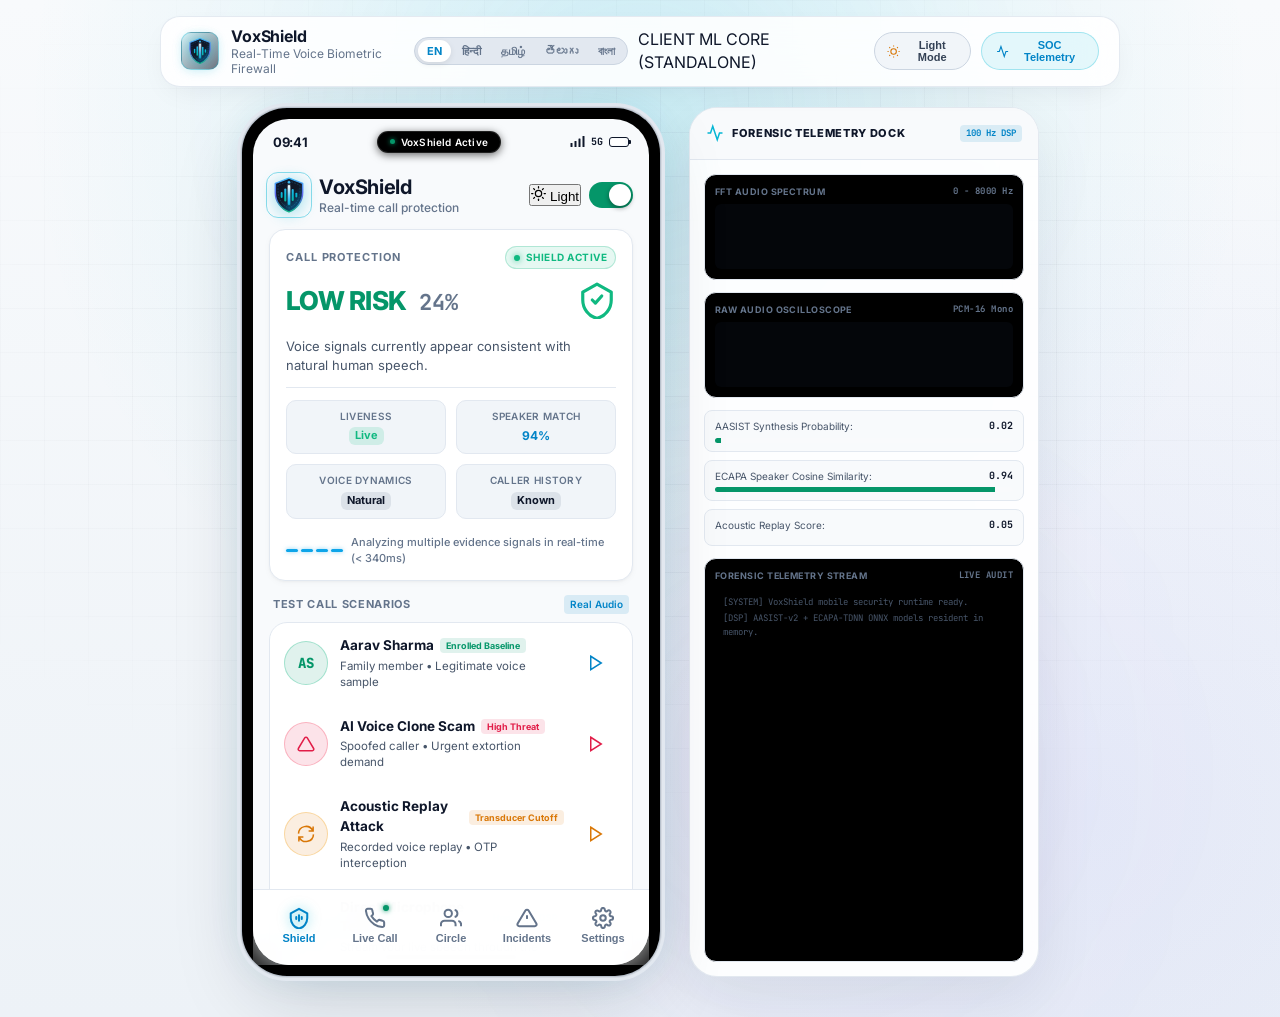
<file: index.html>
<!DOCTYPE html>
<html lang="en">
<head>
    <meta charset="UTF-8">
    <meta name="viewport" content="width=device-width, initial-scale=1.0, maximum-scale=1.0, user-scalable=no">
    <title>VoxShield — Real-Time Voice Biometric Firewall</title>
    <link rel="preconnect" href="https://fonts.googleapis.com">
    <link rel="preconnect" href="https://fonts.gstatic.com" crossorigin>
    <link href="https://fonts.googleapis.com/css2?family=Inter:wght@300;400;500;600;700;800&family=JetBrains+Mono:wght@400;500;600;700&display=swap" rel="stylesheet">
    <link rel="icon" type="image/svg+xml" href="favicon.svg">
    <link rel="apple-touch-icon" href="favicon.svg">
    <link rel="stylesheet" href="style.css">
</head>
<body class="mobile-app-theme">
    <div class="cyber-grid-overlay"></div>
    <div class="ambient-glow glow-top-cyan"></div>
    <div class="ambient-glow glow-bottom-indigo"></div>
    <div id="vox-app" class="app-viewport">
        <!-- Desktop Companion Bar (Discreet header on widescreen, hides on pure mobile) -->
        <header class="companion-topbar">
            <div class="topbar-brand">
                <div class="app-icon-shield">
                    <img src="favicon.svg" alt="VoxShield Logo" width="28" height="28" style="filter: drop-shadow(0 0 6px rgba(6, 182, 212, 0.5));">
                </div>
                <div class="app-brand-info">
                    <span class="app-name" data-i18n="app_title">VoxShield</span>
                    <span class="app-tagline" data-i18n="app_tagline">Real-Time Voice Biometric Firewall</span>
                </div>
            </div>

            <div class="topbar-controls">
                <!-- Multi-Language Selector Pills -->
                <div class="lang-selector-dock" title="Switch Interface Language">
                    <button class="lang-pill active-lang" data-lang-select="en">EN</button>
                    <button class="lang-pill" data-lang-select="hi">हिन्दी</button>
                    <button class="lang-pill" data-lang-select="ta">தமிழ்</button>
                    <button class="lang-pill" data-lang-select="te">తెలుగు</button>
                    <button class="lang-pill" data-lang-select="bn">বাংলা</button>
                </div>

                <div id="ws-status-badge" class="spec-pill status-connected">
                    <span class="spec-dot dot-green"></span>
                    <span data-i18n="device_protected">Device Protection Active</span>
                </div>

                <!-- Theme Switcher (Light / Dark) -->
                <button id="btn-theme-toggle" class="btn-theme-toggle" title="Toggle Light / Dark Environment">
                    <svg class="icon-sun" width="15" height="15" viewBox="0 0 24 24" fill="none" stroke="currentColor" stroke-width="2"><circle cx="12" cy="12" r="5"></circle><line x1="12" y1="1" x2="12" y2="3"></line><line x1="12" y1="21" x2="12" y2="23"></line><line x1="4.22" y1="4.22" x2="5.64" y2="5.64"></line><line x1="18.36" y1="18.36" x2="19.78" y2="19.78"></line><line x1="1" y1="12" x2="3" y2="12"></line><line x1="21" y1="12" x2="23" y2="12"></line><line x1="4.22" y1="19.78" x2="5.64" y2="18.36"></line><line x1="18.36" y1="5.64" x2="19.78" y2="4.22"></line></svg>
                    <svg class="icon-moon" width="15" height="15" viewBox="0 0 24 24" fill="none" stroke="currentColor" stroke-width="2" style="display:none;"><path d="M21 12.79A9 9 0 1 1 11.21 3 7 7 0 0 0 21 12.79z"></path></svg>
                    <span class="theme-label" id="theme-btn-text">Light Mode</span>
                </button>

                <button id="toggle-soc-view" class="btn-companion-toggle" title="Toggle Live Forensic Spectrum Telemetry">
                    <svg width="15" height="15" viewBox="0 0 24 24" fill="none" stroke="currentColor" stroke-width="2"><polyline points="22 12 18 12 15 21 9 3 6 12 2 12"></polyline></svg>
                    <span data-i18n="soc_telemetry">SOC Telemetry</span>
                </button>
            </div>
        </header>

        <!-- Main Workspace (Houses Mobile Device App + Optional Forensic Drawer) -->
        <main id="app-workspace" class="mobile-layout-container">
            <!-- Sleek Smartphone Application Shell -->
            <div class="mobile-chassis">
                <div class="mobile-screen-wrapper">
                    <!-- Native Smartphone Status Bar -->
                    <div class="native-status-bar">
                        <span id="device-clock" class="status-time">09:41</span>
                        <div class="dynamic-island-pill">
                            <span class="island-mic-dot"></span>
                            <span class="island-text" data-i18n="island_active">VoxShield Shield Active</span>
                        </div>
                        <div class="status-icons">
                            <svg width="15" height="11" viewBox="0 0 15 11" fill="currentColor">
                                <rect x="0.5" y="7" width="2" height="4" rx="0.5"/>
                                <rect x="4.5" y="5" width="2" height="6" rx="0.5"/>
                                <rect x="8.5" y="2.5" width="2" height="8.5" rx="0.5"/>
                                <rect x="12.5" y="0" width="2" height="11" rx="0.5"/>
                            </svg>
                            <span class="network-type">5G</span>
                            <div class="battery-icon">
                                <div class="battery-level"></div>
                            </div>
                        </div>
                    </div>

                    <!-- Scrollable Mobile Content Stage -->
                    <div class="mobile-content-area">
                        <!-- SCREEN 1: DASHBOARD (APP HOME) -->
                        <section id="screen-dashboard" class="mobile-screen active">
                            <!-- Mobile App Header Banner -->
                            <div class="mobile-app-header">
                                <div class="header-user-row">
                                    <div class="mobile-header-brand">
                                        <div class="mobile-brand-shield-wrap">
                                            <img src="favicon.svg" alt="VoxShield Logo" width="36" height="36" class="mobile-brand-shield-img">
                                            <div class="shield-pulse-ring"></div>
                                        </div>
                                        <div class="mobile-header-text">
                                            <h1 class="mobile-header-title" data-i18n="app_title">VoxShield</h1>
                                            <p class="mobile-header-sub" data-i18n="header_sub">Real-time call protection</p>
                                        </div>
                                    </div>
                                    <div class="mobile-header-actions">
                                        <button id="btn-theme-toggle-mobile" class="mobile-theme-pill-btn" title="Toggle Light/Dark Theme">
                                            <svg class="icon-sun" width="15" height="15" viewBox="0 0 24 24" fill="none" stroke="currentColor" stroke-width="2" stroke-linecap="round" stroke-linejoin="round">
                                                <circle cx="12" cy="12" r="5"></circle>
                                                <line x1="12" y1="1" x2="12" y2="3"></line>
                                                <line x1="12" y1="21" x2="12" y2="23"></line>
                                                <line x1="4.22" y1="4.22" x2="5.64" y2="5.64"></line>
                                                <line x1="18.36" y1="18.36" x2="19.78" y2="19.78"></line>
                                                <line x1="1" y1="12" x2="3" y2="12"></line>
                                                <line x1="21" y1="12" x2="23" y2="12"></line>
                                                <line x1="4.22" y1="19.78" x2="5.64" y2="18.36"></line>
                                                <line x1="18.36" y1="5.64" x2="19.78" y2="4.22"></line>
                                            </svg>
                                            <svg class="icon-moon" width="15" height="15" viewBox="0 0 24 24" fill="none" stroke="currentColor" stroke-width="2" stroke-linecap="round" stroke-linejoin="round" style="display: none;">
                                                <path d="M21 12.79A9 9 0 1 1 11.21 3 7 7 0 0 0 21 12.79z"></path>
                                            </svg>
                                            <span id="mobile-theme-text">Light</span>
                                        </button>
                                        <div class="protection-switch-ui" title="Call Shield Active">
                                            <div class="ios-switch active">
                                                <div class="switch-thumb"></div>
                                            </div>
                                        </div>
                                    </div>
                                </div>
                            </div>

                            <!-- Production Main Call Protection Card -->
                            <div class="protection-hero-card">
                                <div class="protection-hero-header">
                                    <span class="security-eyebrow">CALL PROTECTION</span>
                                    <div class="shield-status-indicator">
                                        <span class="status-live-dot"></span>
                                        <span class="status-live-label">SHIELD ACTIVE</span>
                                    </div>
                                </div>

                                <div class="protection-state-row">
                                    <div class="risk-state-cluster">
                                        <span class="risk-state-title text-emerald" id="dash-risk-state">LOW RISK</span>
                                        <span class="risk-state-score font-mono" id="dash-risk-score">24%</span>
                                    </div>
                                    <div class="risk-shield-graphic">
                                        <svg width="38" height="38" viewBox="0 0 24 24" fill="none" stroke="#10b981" stroke-width="2" stroke-linecap="round" stroke-linejoin="round">
                                            <path d="M12 2L3 7V12C3 17.5 6.8 22.5 12 23.5C17.2 22.5 21 17.5 21 12V7L12 2Z"></path>
                                            <path d="M9 12L11 14L15 9.5"></path>
                                        </svg>
                                    </div>
                                </div>

                                <p class="protection-explanation" id="dash-risk-explanation">
                                    Voice signals currently appear consistent with natural human speech.
                                </p>

                                <!-- 4 Evidence Signals Grid -->
                                <div class="evidence-signals-grid">
                                    <div class="evidence-signal-tile">
                                        <span class="evidence-label">Liveness</span>
                                        <div class="evidence-val-row">
                                            <span class="signal-badge status-emerald" id="dash-signal-liveness">Live</span>
                                        </div>
                                    </div>
                                    <div class="evidence-signal-tile">
                                        <span class="evidence-label">Speaker Match</span>
                                        <div class="evidence-val-row">
                                            <span class="signal-number font-mono text-cyan" id="dash-signal-speaker">94%</span>
                                        </div>
                                    </div>
                                    <div class="evidence-signal-tile">
                                        <span class="evidence-label">Voice Dynamics</span>
                                        <div class="evidence-val-row">
                                            <span class="signal-badge status-slate" id="dash-signal-dynamics">Natural</span>
                                        </div>
                                    </div>
                                    <div class="evidence-signal-tile">
                                        <span class="evidence-label">Caller History</span>
                                        <div class="evidence-val-row">
                                            <span class="signal-badge status-slate" id="dash-signal-history">Known</span>
                                        </div>
                                    </div>
                                </div>

                                <!-- Multi-signal analysis status bar -->
                                <div class="analysis-status-bar">
                                    <div class="analysis-pulse-bar">
                                        <div class="pulse-segment active"></div>
                                        <div class="pulse-segment active"></div>
                                        <div class="pulse-segment active"></div>
                                        <div class="pulse-segment active"></div>
                                    </div>
                                    <span class="analysis-status-text">Analyzing multiple evidence signals in real-time (&lt; 340ms)</span>
                                </div>
                            </div>

                            <!-- Call Simulation Launcher List -->
                            <div class="mobile-group-box">
                                <div class="group-box-header">
                                    <span class="group-title" data-i18n="test_scenarios_title">TEST SCENARIOS</span>
                                    <span class="group-badge" data-i18n="real_audio_badge">Real Audio</span>
                                </div>

                                <div class="mobile-list-group">
                                    <!-- Scenario 1: Authentic -->
                                    <div id="call-authentic" class="mobile-list-item interactive-item">
                                        <div class="item-avatar avatar-emerald">AS</div>
                                        <div class="item-info">
                                            <div class="item-title-row">
                                                <span class="item-name" data-i18n="sc_authentic_name">Aarav Sharma</span>
                                                <span class="item-pill pill-verified" data-i18n="sc_authentic_tag">Enrolled Baseline</span>
                                            </div>
                                            <span class="item-sub" data-i18n="sc_authentic_sub">Family member &bull; Legitimate voice sample</span>
                                        </div>
                                        <div class="item-action-icon text-cyan">
                                            <svg width="18" height="18" viewBox="0 0 24 24" fill="none" stroke="currentColor" stroke-width="2"><polygon points="5 3 19 12 5 21 5 3"></polygon></svg>
                                        </div>
                                    </div>

                                    <!-- Scenario 2: Deepfake Scam -->
                                    <div id="call-deepfake" class="mobile-list-item interactive-item">
                                        <div class="item-avatar avatar-rose">
                                            <svg width="18" height="18" viewBox="0 0 24 24" fill="none" stroke="currentColor" stroke-width="2"><path d="M10.29 3.86L1.82 18a2 2 0 0 0 1.71 3h16.94a2 2 0 0 0 1.71-3L13.71 3.86a2 2 0 0 0-3.42 0z"></path></svg>
                                        </div>
                                        <div class="item-info">
                                            <div class="item-title-row">
                                                <span class="item-name" data-i18n="sc_deepfake_name">AI Voice Clone Scam</span>
                                                <span class="item-pill pill-danger" data-i18n="sc_deepfake_tag">High Threat</span>
                                            </div>
                                            <span class="item-sub" data-i18n="sc_deepfake_sub">Spoofed caller &bull; Urgent extortion demand</span>
                                        </div>
                                        <div class="item-action-icon text-rose">
                                            <svg width="18" height="18" viewBox="0 0 24 24" fill="none" stroke="currentColor" stroke-width="2"><polygon points="5 3 19 12 5 21 5 3"></polygon></svg>
                                        </div>
                                    </div>

                                    <!-- Scenario 3: Replay Attack -->
                                    <div id="call-replay" class="mobile-list-item interactive-item">
                                        <div class="item-avatar avatar-amber">
                                            <svg width="18" height="18" viewBox="0 0 24 24" fill="none" stroke="currentColor" stroke-width="2"><path d="M21.5 2v6h-6M2.5 22v-6h6M2 11.5a10 10 0 0 1 18.8-4.3M22 12.5a10 10 0 0 1-18.8 4.2"/></svg>
                                        </div>
                                        <div class="item-info">
                                            <div class="item-title-row">
                                                <span class="item-name" data-i18n="sc_replay_name">Acoustic Replay Attack</span>
                                                <span class="item-pill pill-warning" data-i18n="sc_replay_tag">Transducer Cutoff</span>
                                            </div>
                                            <span class="item-sub" data-i18n="sc_replay_sub">Recorded voice replay &bull; OTP interception</span>
                                        </div>
                                        <div class="item-action-icon text-amber">
                                            <svg width="18" height="18" viewBox="0 0 24 24" fill="none" stroke="currentColor" stroke-width="2"><polygon points="5 3 19 12 5 21 5 3"></polygon></svg>
                                        </div>
                                    </div>

                                    <!-- Scenario 4: Live Mic -->
                                    <div id="call-mic" class="mobile-list-item interactive-item">
                                        <div class="item-avatar avatar-cyan">
                                            <svg width="18" height="18" viewBox="0 0 24 24" fill="none" stroke="currentColor" stroke-width="2"><path d="M12 1a3 3 0 0 0-3 3v8a3 3 0 0 0 6 0V4a3 3 0 0 0-3-3z"></path><path d="M19 10v2a7 7 0 0 1-14 0v-2"></path><line x1="12" y1="19" x2="12" y2="23"></line><line x1="8" y1="23" x2="16" y2="23"></line></svg>
                                        </div>
                                        <div class="item-info">
                                            <div class="item-title-row">
                                                <span class="item-name" data-i18n="sc_mic_name">Direct Microphone Test</span>
                                                <span class="item-pill pill-cyan" data-i18n="sc_mic_tag">Hardware DSP</span>
                                            </div>
                                            <span class="item-sub" data-i18n="sc_mic_sub">Stream your live speech through the engine</span>
                                        </div>
                                        <div class="item-action-icon text-cyan">
                                            <svg width="18" height="18" viewBox="0 0 24 24" fill="none" stroke="currentColor" stroke-width="2"><polygon points="5 3 19 12 5 21 5 3"></polygon></svg>
                                        </div>
                                    </div>
                                </div>
                            </div>

                            <!-- Mobile Compliance & Privacy Notice -->
                            <div class="mobile-privacy-card">
                                <div class="privacy-card-icon">
                                    <svg width="18" height="18" viewBox="0 0 24 24" fill="none" stroke="#10b981" stroke-width="2"><rect x="3" y="11" width="18" height="11" rx="2" ry="2"></rect><path d="M7 11V7a5 5 0 0 1 10 0v4"></path></svg>
                                </div>
                                <div class="privacy-card-text">
                                    <strong data-i18n="dpdp_title">DPDP Act 2023 Compliant</strong>
                                    <span data-i18n="dpdp_desc">Voice analysis results are evidence signals, not absolute fraud determinations. Raw audio is processed temporarily in RAM and discarded.</span>
                                </div>
                            </div>
                        </section>

                        <!-- SCREEN 2: LIVE IN-CALL INTERCEPTION -->
                        <section id="screen-live-call" class="mobile-screen">
                            <div class="mobile-in-call-screen">
                                <!-- Secure Connection Capsule -->
                                <div class="call-top-security-capsule">
                                    <div class="security-lock-icon">
                                        <svg width="12" height="12" viewBox="0 0 24 24" fill="none" stroke="currentColor" stroke-width="2.5"><rect x="3" y="11" width="18" height="11" rx="2" ry="2"></rect><path d="M7 11V7a5 5 0 0 1 10 0v4"></path></svg>
                                    </div>
                                    <span data-i18n="srtp_encrypted">SRTP ENCRYPTED CALL • VOXSHIELD ACTIVE</span>
                                </div>

                                <!-- Caller Identity Cluster -->
                                <div class="mobile-caller-card">
                                    <div class="avatar-ring-container">
                                        <div id="caller-avatar-circle" class="mobile-caller-avatar">AS</div>
                                        <div class="avatar-radar-pulse"></div>
                                    </div>
                                    <h2 id="caller-display-name" class="mobile-caller-name">Aarav Sharma</h2>
                                    <span id="caller-display-phone" class="mobile-caller-phone">+91 98765 43210</span>
                                    <span id="call-timer" class="mobile-call-duration">00:00</span>
                                </div>

                                <!-- Out-of-band Push Notification Banner (Hidden by default) -->
                                <div id="trusted-channel-push-banner" class="mobile-push-banner hidden">
                                    <div class="push-top-row">
                                        <div class="push-tag-cluster">
                                            <span class="push-pulsing-dot"></span>
                                            <strong>FIDO2 Cross-Verification Dispatched</strong>
                                        </div>
                                    </div>
                                    <div class="push-body-text">
                                        Secondary verification challenge sent to <span id="push-contact-name" class="text-amber">Contact</span>.
                                        <div id="push-alert-details" class="push-subtext">Awaiting cryptographic device confirmation...</div>
                                    </div>
                                    <div class="push-buttons-row">
                                        <button id="btn-push-approve" class="btn-push-action btn-push-pass">Simulate "Approved" (Real)</button>
                                        <button id="btn-push-reject" class="btn-push-action btn-push-fail">Simulate "Denied" (Scam)</button>
                                    </div>
                                </div>

                                <!-- Live Voice Oscilloscope Waveform Display -->
                                <div class="mobile-oscilloscope-card">
                                    <div class="canvas-header-row">
                                        <div class="volume-stream-wrap">
                                            <span class="mono-label">PCM STREAM</span>
                                            <div class="audio-vu-meter">
                                                <input type="range" id="voice-volume" class="mobile-vol-slider" min="0" max="1" step="0.05" value="0.85" title="Call Volume">
                                            </div>
                                        </div>
                                        <span class="canvas-spec">16.0 kHz &bull; PCM-16</span>
                                    </div>
                                    <div class="canvas-wrap">
                                        <canvas id="oscilloscope-canvas" width="380" height="75"></canvas>
                                    </div>
                                </div>

                                <!-- Five Live Defense Vectors Inset Deck (Sections 1-6) -->
                                <div class="mobile-defense-grid status-grid">
                                    <div class="defense-card">
                                        <span class="defense-label" data-i18n="call_status">CALL STATUS</span>
                                        <div id="indicator-call-status" class="indicator-val status-value status-gray single-metric">
                                            <span class="status-badge-text">IDLE / READY</span>
                                        </div>
                                    </div>
                                    <div class="defense-card">
                                        <span class="defense-label" data-i18n="synthesis">SYNTHESIS (AASIST)</span>
                                        <div id="indicator-authenticity" class="indicator-val status-value status-gray">
                                            <span class="status-badge-text">NOMINAL</span>
                                            <span class="status-badge-pct"></span>
                                        </div>
                                    </div>
                                    <div class="defense-card">
                                        <span class="defense-label" data-i18n="speaker">SPEAKER (ECAPA)</span>
                                        <div id="indicator-speaker" class="indicator-val status-value status-gray">
                                            <span class="status-badge-text">UNVERIFIED</span>
                                            <span class="status-badge-pct"></span>
                                        </div>
                                    </div>
                                    <div class="defense-card">
                                        <span class="defense-label" data-i18n="replay">REPLAY DETECT</span>
                                        <div id="indicator-replay" class="indicator-val status-value status-gray single-metric">
                                            <span class="status-badge-text">NOMINAL</span>
                                        </div>
                                    </div>
                                    <div class="defense-card full-span">
                                        <span class="defense-label" data-i18n="semantic_vector">SEMANTIC COERCION VECTOR</span>
                                        <div id="indicator-context" class="indicator-val status-value status-gray single-metric">
                                            <span class="status-badge-text">NEUTRAL</span>
                                        </div>
                                    </div>
                                </div>

                                <!-- Real-Time Verifiable Decision Banner -->
                                <div id="indicator-decision-banner" class="mobile-decision-banner banner-neutral">
                                    <div class="decision-icon-wrap">
                                        <svg width="20" height="20" viewBox="0 0 24 24" fill="none" stroke="currentColor" stroke-width="2"><path d="M12 22s8-4 8-10V5l-8-3-8 3v7c0 6 8 10 8 10z"></path></svg>
                                    </div>
                                    <div class="decision-text-cluster">
                                        <div id="indicator-decision-text" class="decision-title">System Standby</div>
                                        <div id="indicator-decision-reason" class="decision-desc">Awaiting incoming voice stream for live attestation.</div>
                                    </div>
                                </div>

                                <!-- Live Speech Transcript Bubble -->
                                <div class="mobile-transcript-card">
                                    <div class="transcript-head">
                                        <span class="transcript-title">LIVE SPEECH TRANSCRIPT</span>
                                        <div style="display: flex; gap: 6px; align-items: center;">
                                            <button id="btn-toggle-audio-debug" class="btn-secondary" style="font-size: 9px; padding: 2px 7px; border-radius: 4px; border: 1px solid var(--ios-border); cursor: pointer;" title="Toggle live audio & STT diagnostics">Audio Diagnostics</button>
                                            <span class="transcript-tag">RAM Only</span>
                                        </div>
                                    </div>

                                    <!-- Automatic Multi-Language Detection Header (Zero Manual Selection) -->
                                    <div class="transcript-auto-lang-indicator">
                                        <span class="transcript-auto-dot animate-pulse"></span>
                                        <span class="transcript-auto-text">● AUTOMATIC LANGUAGE DETECTION</span>
                                    </div>

                                    <!-- Development Language Detection Diagnostic Card (Section 5) -->
                                    <div id="live-speech-debug-card" class="live-speech-debug-card">
                                        <div class="speech-debug-row">
                                            <span class="speech-debug-label">Detected language:</span>
                                            <span id="dbg-live-lang" class="speech-debug-val">Listening (Auto)...</span>
                                        </div>
                                        <div class="speech-debug-row">
                                            <span class="speech-debug-label">Language confidence:</span>
                                            <span id="dbg-live-conf" class="speech-debug-val">--</span>
                                        </div>
                                        <div class="speech-debug-row">
                                            <span class="speech-debug-label">Original recognition:</span>
                                            <span id="dbg-live-original" class="speech-debug-val native-script">--</span>
                                        </div>
                                        <div class="speech-debug-row">
                                            <span class="speech-debug-label">Romanized:</span>
                                            <span id="dbg-live-romanized" class="speech-debug-val romanized-text">--</span>
                                        </div>
                                    </div>

                                    <div id="transcript-stream" class="transcript-scroll-area">
                                        <div class="transcript-empty" data-i18n="transcript_empty">Audio idle. Voice transcription streams here in real-time.</div>
                                    </div>
                                </div>

                                <!-- Audio Diagnostics & Debug Panel (Section 11 & 25) -->
                                <div id="audio-debug-panel" class="audio-debug-panel">
                                    <div class="audio-debug-header">
                                        <span>AUDIO &amp; SPEECH DIAGNOSTICS</span>
                                        <span id="audio-debug-mic-indicator" class="debug-metric-val ok">MIC IDLE</span>
                                    </div>
                                    <div class="audio-debug-grid">
                                        <div class="debug-metric-row">
                                            <span class="debug-metric-label">Permission:</span>
                                            <span id="dbg-perm" class="debug-metric-val">prompt</span>
                                        </div>
                                        <div class="debug-metric-row">
                                            <span class="debug-metric-label">Stream:</span>
                                            <span id="dbg-stream" class="debug-metric-val">idle</span>
                                        </div>
                                        <div class="debug-metric-row">
                                            <span class="debug-metric-label">Track:</span>
                                            <span id="dbg-track" class="debug-metric-val">none</span>
                                        </div>
                                        <div class="debug-metric-row">
                                            <span class="debug-metric-label">AudioContext:</span>
                                            <span id="dbg-ctx" class="debug-metric-val">suspended</span>
                                        </div>
                                        <div class="debug-metric-row">
                                            <span class="debug-metric-label">Audio Frames:</span>
                                            <span id="dbg-frames" class="debug-metric-val">0</span>
                                        </div>
                                        <div class="debug-metric-row">
                                            <span class="debug-metric-label">Speech Rec:</span>
                                            <span id="dbg-rec" class="debug-metric-val">idle</span>
                                        </div>
                                        <div class="debug-metric-row">
                                            <span class="debug-metric-label">Transcript Events:</span>
                                            <span id="dbg-events" class="debug-metric-val">0</span>
                                        </div>
                                        <div class="debug-metric-row">
                                            <span class="debug-metric-label">Detected Language:</span>
                                            <span id="dbg-detected-lang" class="debug-metric-val">Auto (listening)</span>
                                        </div>
                                        <div class="debug-metric-row">
                                            <span class="debug-metric-label">Detection Confidence:</span>
                                            <span id="dbg-detected-conf" class="debug-metric-val">--</span>
                                        </div>
                                        <div class="debug-metric-row">
                                            <span class="debug-metric-label">Speech Recognition:</span>
                                            <span id="dbg-stt-status" class="debug-metric-val">Active</span>
                                        </div>
                                        <div class="debug-metric-row">
                                            <span class="debug-metric-label">Transliteration:</span>
                                            <span id="dbg-translation-status" class="debug-metric-val">Active (Natural En)</span>
                                        </div>
                                    </div>
                                </div>

                                <!-- Native Mobile Circular Floating In-Call Controls -->
                                <div class="mobile-call-actions-dock">
                                    <button id="btn-mute-call" class="mobile-circle-btn btn-secondary" title="Mute Microphone">
                                        <svg width="20" height="20" viewBox="0 0 24 24" fill="none" stroke="currentColor" stroke-width="2"><line x1="1" y1="1" x2="23" y2="23"></line><path d="M9 9v3a3 3 0 0 0 5.12 2.12M15 9.34V4a3 3 0 0 0-5.94-.6"></path><path d="M17 16.95A7 7 0 0 1 5 12v-2m14 0v2a7 7 0 0 1-.11 1.23"></path><line x1="12" y1="19" x2="12" y2="23"></line><line x1="8" y1="23" x2="16" y2="23"></line></svg>
                                        <span class="action-caption" data-i18n="btn_mute">Mute</span>
                                    </button>

                                    <button id="btn-trigger-push" class="mobile-circle-btn btn-secondary" title="FIDO2 Cross-Verification Push">
                                        <svg width="20" height="20" viewBox="0 0 24 24" fill="none" stroke="currentColor" stroke-width="2"><rect x="5" y="2" width="14" height="20" rx="2" ry="2"></rect><line x1="12" y1="18" x2="12.01" y2="18"></line></svg>
                                        <span class="action-caption" data-i18n="btn_push">Push Verify</span>
                                    </button>

                                    

                                    <button id="btn-block-call" class="mobile-circle-btn btn-secondary text-rose" title="Block Caller & Report">
                                        <svg width="20" height="20" viewBox="0 0 24 24" fill="none" stroke="currentColor" stroke-width="2"><circle cx="12" cy="12" r="10"></circle><line x1="4.93" y1="4.93" x2="19.07" y2="19.07"></line></svg>
                                        <span class="action-caption" data-i18n="btn_block">Block</span>
                                    </button>

                                    <!-- Hangup Button (Standard Red Circle) -->
                                    <button id="btn-end-call" class="mobile-circle-btn btn-hangup" title="End Call">
                                        <svg width="24" height="24" viewBox="0 0 24 24" fill="none" stroke="currentColor" stroke-width="2.5"><path d="M10.68 13.31a16 16 0 0 0 3.41 2.6l1.27-1.27a2 2 0 0 1 2.11-.45 12.84 12.84 0 0 0 2.81.7 2 2 0 0 1 1.72 2v3a2 2 0 0 1-2.18 2 19.79 19.79 0 0 1-8.63-3.07 19.42 19.42 0 0 1-3.33-2.67m-2.67-3.34a19.79 19.79 0 0 1-3.07-8.63A2 2 0 0 1 4.11 2h3a2 2 0 0 1 2 1.72 12.84 12.84 0 0 0 .7 2.81 2 2 0 0 1-.45 2.11L8.09 9.91"></path><line x1="1" y1="1" x2="23" y2="23"></line></svg>
                                        <span class="action-caption" data-i18n="btn_end">End Call</span>
                                    </button>
                                </div>
                            </div>
                        </section>

                        <!-- SCREEN 3: TRUSTED CIRCLE -->
                        <section id="screen-trusted-circle" class="mobile-screen">
                            <div class="mobile-screen-header">
                                <div class="header-text-cluster">
                                    <h2 class="screen-title" data-i18n="trusted_title">Trusted Circle</h2>
                                    <p class="screen-sub">Enrolled Voiceprint Directory</p>
                                </div>
                                <button id="btn-enroll-contact" class="btn-mobile-primary">
                                    <svg width="15" height="15" viewBox="0 0 24 24" fill="none" stroke="currentColor" stroke-width="2.5"><line x1="12" y1="5" x2="12" y2="19"></line><line x1="5" y1="12" x2="19" y2="12"></line></svg>
                                    <span>Enroll</span>
                                </button>
                            </div>

                            <p class="screen-intro-text">
                                Voice biometric vectors (192-dim ECAPA-TDNN) are cryptographically stored on-device. Raw audio is never saved.
                            </p>

                            <div id="trusted-circle-list" class="mobile-contacts-list">
                                <!-- Populated dynamically by app.js -->
                            </div>
                        </section>

                        <!-- SCREEN 4: INCIDENTS -->
                        <section id="screen-incidents" class="mobile-screen">
                            <div class="mobile-screen-header">
                                <div class="header-text-cluster">
                                    <h2 class="screen-title" data-i18n="incidents_title">Incident Ledger</h2>
                                    <p class="screen-sub">Cryptographic Call Security Logs</p>
                                </div>
                                <span class="tag-dpdp">DPDP 2023</span>
                            </div>

                            <p class="screen-intro-text">
                                Immutable audit trail for detected voice spoofing and deepfake extortion attempts. Logs auto-purge per data retention rules.
                            </p>

                            <div id="incidents-list" class="mobile-incidents-list">
                                <!-- Populated dynamically by app.js -->
                            </div>
                        </section>

                        <!-- SCREEN 5: SETTINGS -->
                        <section id="screen-settings" class="mobile-screen">
                            <div class="mobile-screen-header">
                                <div class="header-text-cluster">
                                    <h2 class="screen-title" data-i18n="settings_title">Settings</h2>
                                    <p class="screen-sub" data-i18n="settings_sub">Security Policies & Models</p>
                                </div>
                            </div>

                            <!-- Group 1: Appearance & Theme Switcher -->
                            <div class="mobile-settings-group">
                                <span class="settings-group-label" data-i18n="sec_appearance">APPEARANCE & THEME</span>
                                <div class="settings-item-row interactive-setting" id="btn-theme-toggle-settings" role="button" tabindex="0" title="Click to toggle Light/Dark Mode">
                                    <div class="setting-text">
                                        <span class="setting-title" id="settings-theme-title" data-i18n="theme_light_title">Light Theme (Active)</span>
                                        <span class="setting-desc" data-i18n="theme_desc">Switch between executive Light Mode and Dark Cyberpunk theme.</span>
                                    </div>
                                    <div class="theme-switch-pill" id="settings-theme-pill">
                                        <span class="switch-knob"></span>
                                        <span class="switch-label" id="settings-switch-label">Light</span>
                                    </div>
                                </div>
                            </div>

                            <!-- Group 2: Voice & Interface Language -->
                            <div class="mobile-settings-group">
                                <span class="settings-group-label" data-i18n="sec_language">VOICE & INTERFACE LANGUAGE</span>
                                <div class="settings-item-row flex-column-item">
                                    <div class="setting-text mb-2">
                                        <span class="setting-desc" data-i18n="lang_desc">Voice recognition and synthesizers dynamically adapt to your selected language.</span>
                                    </div>
                                    <div class="settings-lang-grid">
                                        <button class="settings-lang-btn active-lang" data-lang-select="en">English (EN)</button>
                                        <button class="settings-lang-btn" data-lang-select="hi">हिन्दी (HI)</button>
                                        <button class="settings-lang-btn" data-lang-select="ta">தமிழ் (TA)</button>
                                        <button class="settings-lang-btn" data-lang-select="te">తెలుగు (TE)</button>
                                        <button class="settings-lang-btn" data-lang-select="bn">বাংলা (BN)</button>
                                    </div>
                                </div>
                            </div>

                            <div class="mobile-settings-group">
                                <span class="settings-group-label" data-i18n="sec_defense">DEFENSE ENGINE</span>
                                <div class="settings-item-row interactive-setting" id="setting-item-aasist" role="button" tabindex="0" title="Click to view neural threshold specs">
                                    <div class="setting-text">
                                        <span class="setting-title" data-i18n="aasist_title">AASIST-v2 Synthesis Threshold</span>
                                        <span class="setting-desc" data-i18n="aasist_desc">Alert cutoff for phase vocoder anomalies</span>
                                    </div>
                                    <span class="setting-val-tag">0.75 (Strict)</span>
                                </div>
                                <div class="settings-item-row interactive-setting" id="setting-item-ecapa" role="button" tabindex="0" title="Click to view speaker verification specs">
                                    <div class="setting-text">
                                        <span class="setting-title" data-i18n="ecapa_title">ECAPA Speaker Verification</span>
                                        <span class="setting-desc" data-i18n="ecapa_desc">Cosine distance required for pass</span>
                                    </div>
                                    <span class="setting-val-tag">0.70 Match</span>
                                </div>
                                <div class="settings-item-row interactive-setting" id="setting-item-filter" role="button" tabindex="0" title="Click to toggle acoustic replay filter">
                                    <div class="setting-text">
                                        <span class="setting-title" data-i18n="filter_title">Acoustic Replay Filter</span>
                                        <span class="setting-desc" data-i18n="filter_desc">Detect loudspeaker frequency cutoffs</span>
                                    </div>
                                    <div class="vox-switch active" id="switch-filter" title="Toggle Replay Filter"></div>
                                </div>
                            </div>

                            <div class="mobile-settings-group">
                                <span class="settings-group-label" data-i18n="sec_privacy">PRIVACY & COMPLIANCE</span>
                                <div class="settings-item-row interactive-setting" id="setting-item-retention" role="button" tabindex="0" title="Click to view DPDP Act zero-retention details">
                                    <div class="setting-text">
                                        <span class="setting-title" data-i18n="retention_title">Zero Audio Retention</span>
                                        <span class="setting-desc" data-i18n="retention_desc">DPDP Act 2023 ephemeral RAM buffer</span>
                                    </div>
                                    <span class="status-badge-green">ENFORCED</span>
                                </div>
                                <div class="settings-item-row interactive-setting" id="setting-item-purge" role="button" tabindex="0" title="Click to view auto-purge policy">
                                    <div class="setting-text">
                                        <span class="setting-title" data-i18n="purge_title">Log Auto-Purge TTL</span>
                                        <span class="setting-desc" data-i18n="purge_desc">Cryptographic incident metadata expiry</span>
                                    </div>
                                    <span class="setting-val-tag">365 Days</span>
                                </div>
                            </div>

                            <!-- Group 4: Local Database & Storage -->
                            <div class="mobile-settings-group">
                                <span class="settings-group-label">LOCAL DATABASE & STORAGE</span>
                                <div class="settings-item-row interactive-setting" id="setting-item-storage" role="button" tabindex="0" title="Click to view persistent engine details">
                                    <div class="setting-text">
                                        <span class="setting-title">Persistent Engine</span>
                                        <span class="setting-desc">Browser LocalStorage + AES-256 Vector Vault</span>
                                    </div>
                                    <span class="status-badge-green" id="db-status-badge">CONNECTED</span>
                                </div>
                                <div class="settings-item-row interactive-setting" id="setting-item-contacts" role="button" tabindex="0" title="Click to inspect enrolled circle profiles">
                                    <div class="setting-text">
                                        <span class="setting-title">Enrolled Contacts Stored</span>
                                        <span class="setting-desc">Encrypted voiceprint profiles</span>
                                    </div>
                                    <span class="setting-val-tag" id="db-contacts-count">3 Contacts</span>
                                </div>
                                <div class="settings-item-row interactive-setting" id="setting-item-incidents" role="button" tabindex="0" title="Click to inspect logged incident stats">
                                    <div class="setting-text">
                                        <span class="setting-title">Forensic Incidents Logged</span>
                                        <span class="setting-desc">Total threats recorded locally</span>
                                    </div>
                                    <span class="setting-val-tag" id="db-incidents-count">2 Incidents</span>
                                </div>
                                <div class="settings-item-row flex-column-item" style="gap: 8px;">
                                    <div style="display: flex; gap: 8px; width: 100%;">
                                        <button id="btn-clear-incidents" class="btn-secondary" style="flex: 1; padding: 7px 10px; font-size: 11px; cursor: pointer; border-radius: 6px;">Clear Incidents</button>
                                        <button id="btn-reset-db" class="btn-secondary" style="flex: 1; padding: 7px 10px; font-size: 11px; cursor: pointer; border-radius: 6px;">Reset Demo Data</button>
                                    </div>
                                </div>
                            </div>

                            <!-- Group 5: System & Architecture -->
                            <div class="mobile-settings-group">
                                <span class="settings-group-label">SYSTEM & ARCHITECTURE</span>
                                <div class="settings-item-row interactive-setting" id="setting-item-audio-debug" role="button" tabindex="0" title="Click to open Audio & Speech Diagnostics">
                                    <div class="setting-text">
                                        <span class="setting-title">Audio &amp; Speech Diagnostics</span>
                                        <span class="setting-desc">Inspect real-time microphone stream, Web Audio API, and STT state</span>
                                    </div>
                                    <span class="setting-val-tag">TELEMETRY</span>
                                </div>
                                <div class="settings-item-row interactive-setting" id="setting-item-about" role="button" tabindex="0" title="Click to view VoxShield architecture and version">
                                    <div class="setting-text">
                                        <span class="setting-title">About VoxShield</span>
                                        <span class="setting-desc">Real-Time Voice Biometric Firewall v3.4</span>
                                    </div>
                                    <span class="setting-val-tag">SIH'26</span>
                                </div>
                            </div>
                        </section>
                    </div>

                    <!-- Native Mobile Bottom Tab Navigation -->
                    <nav class="mobile-bottom-nav">
                        <button class="nav-tab-btn active" data-screen="dashboard">
                            <div class="tab-icon-wrap">
                                <svg width="20" height="20" viewBox="0 0 24 24" fill="none" stroke="currentColor" stroke-width="2" stroke-linecap="round" stroke-linejoin="round">
                                    <path d="M12 2L3 7V12C3 17.5 6.8 22.5 12 23.5C17.2 22.5 21 17.5 21 12V7L12 2Z"></path>
                                    <path d="M9 11V13M12 9V15M15 11V13"></path>
                                </svg>
                            </div>
                            <span class="tab-caption" data-i18n="tab_shield">Shield</span>
                        </button>

                        <button class="nav-tab-btn" data-screen="live-call">
                            <div class="tab-icon-wrap">
                                <svg width="20" height="20" viewBox="0 0 24 24" fill="none" stroke="currentColor" stroke-width="2">
                                    <path d="M22 16.92v3a2 2 0 0 1-2.18 2 19.79 19.79 0 0 1-8.63-3.07 19.5 19.5 0 0 1-6-6 19.79 19.79 0 0 1-3.07-8.67A2 2 0 0 1 4.11 2h3a2 2 0 0 1 2 1.72 12.84 12.84 0 0 0 .7 2.81 2 2 0 0 1-.45 2.11L8.09 9.91a16 16 0 0 0 6 6l1.27-1.27a2 2 0 0 1 2.11-.45 12.84 12.84 0 0 0 2.81.7A2 2 0 0 1 22 16.92z"></path>
                                </svg>
                                <span class="tab-ping-dot"></span>
                            </div>
                            <span class="tab-caption" data-i18n="tab_live_call">Live Call</span>
                        </button>

                        <button class="nav-tab-btn" data-screen="trusted-circle">
                            <div class="tab-icon-wrap">
                                <svg width="20" height="20" viewBox="0 0 24 24" fill="none" stroke="currentColor" stroke-width="2">
                                    <path d="M17 21v-2a4 4 0 0 0-4-4H5a4 4 0 0 0-4 4v2"></path>
                                    <circle cx="9" cy="7" r="4"></circle>
                                    <path d="M23 21v-2a4 4 0 0 0-3-3.87"></path>
                                    <path d="M16 3.13a4 4 0 0 1 0 7.75"></path>
                                </svg>
                            </div>
                            <span class="tab-caption" data-i18n="tab_circle">Circle</span>
                        </button>

                        <button class="nav-tab-btn" data-screen="incidents">
                            <div class="tab-icon-wrap">
                                <svg width="20" height="20" viewBox="0 0 24 24" fill="none" stroke="currentColor" stroke-width="2">
                                    <path d="M10.29 3.86L1.82 18a2 2 0 0 0 1.71 3h16.94a2 2 0 0 0 1.71-3L13.71 3.86a2 2 0 0 0-3.42 0z"></path>
                                    <line x1="12" y1="9" x2="12" y2="13"></line>
                                    <line x1="12" y1="17" x2="12.01" y2="17"></line>
                                </svg>
                            </div>
                            <span class="tab-caption" data-i18n="tab_incidents">Incidents</span>
                        </button>

                        <button class="nav-tab-btn" data-screen="settings">
                            <div class="tab-icon-wrap">
                                <svg width="20" height="20" viewBox="0 0 24 24" fill="none" stroke="currentColor" stroke-width="2">
                                    <circle cx="12" cy="12" r="3"></circle>
                                    <path d="M19.4 15a1.65 1.65 0 0 0 .33 1.82l.06.06a2 2 0 0 1 0 2.83 2 2 0 0 1-2.83 0l-.06-.06a1.65 1.65 0 0 0-1.82-.33 1.65 1.65 0 0 0-1 1.51V21a2 2 0 0 1-2 2 2 2 0 0 1-2-2v-.09A1.65 1.65 0 0 0 9 19.4a1.65 1.65 0 0 0-1.82.33l-.06.06a2 2 0 0 1-2.83 0 2 2 0 0 1 0-2.83l.06-.06a1.65 1.65 0 0 0 .33-1.82 1.65 1.65 0 0 0-1.51-1H3a2 2 0 0 1-2-2 2 2 0 0 1 2-2h.09A1.65 1.65 0 0 0 4.6 9a1.65 1.65 0 0 0-.33-1.82l-.06-.06a2 2 0 0 1 0-2.83 2 2 0 0 1 2.83 0l.06.06a1.65 1.65 0 0 0 1.82.33H9a1.65 1.65 0 0 0 1-1.51V3a2 2 0 0 1 2-2 2 2 0 0 1 2 2v.09a1.65 1.65 0 0 0 1 1.51 1.65 1.65 0 0 0 1.82-.33l.06-.06a2 2 0 0 1 2.83 0 2 2 0 0 1 0 2.83l-.06.06a1.65 1.65 0 0 0-.33 1.82V9a1.65 1.65 0 0 0 1.51 1H21a2 2 0 0 1 2 2 2 2 0 0 1-2 2h-.09a1.65 1.65 0 0 0-1.51 1z"></path>
                                </svg>
                            </div>
                            <span class="tab-caption" data-i18n="tab_settings">Settings</span>
                        </button>
                    </nav>

                    <!-- Native iOS Home Indicator Bar -->
                    <div class="ios-home-indicator"></div>
                </div>
            </div>

            <!-- Companion SOC Telemetry Drawer (Widescreen Inspection Panel) -->
            <aside class="soc-inspector-drawer">
                <div class="soc-drawer-header">
                    <div class="soc-brand-row">
                        <svg width="18" height="18" viewBox="0 0 24 24" fill="none" stroke="#06b6d4" stroke-width="2"><polyline points="22 12 18 12 15 21 9 3 6 12 2 12"></polyline></svg>
                        <span class="soc-title">FORENSIC TELEMETRY DOCK</span>
                    </div>
                    <span class="soc-chip">100 Hz DSP</span>
                </div>

                <div class="soc-drawer-body">
                    <!-- FFT Spectrum -->
                    <div class="soc-card">
                        <div class="soc-card-head">
                            <span>FFT AUDIO SPECTRUM</span>
                            <span class="mono-sub">0 - 8000 Hz</span>
                        </div>
                        <div class="soc-canvas-box">
                            <canvas id="soc-spectrum-canvas" width="310" height="75"></canvas>
                        </div>
                    </div>

                    <!-- Raw Oscilloscope -->
                    <div class="soc-card">
                        <div class="soc-card-head">
                            <span>RAW AUDIO OSCILLOSCOPE</span>
                            <span class="mono-sub">PCM-16 Mono</span>
                        </div>
                        <div class="soc-canvas-box">
                            <canvas id="soc-oscilloscope-canvas" width="310" height="75"></canvas>
                        </div>
                    </div>

                    <!-- Real-time metrics -->
                    <div class="soc-metrics-box">
                        <div class="soc-metric-tile">
                            <div class="metric-head">
                                <span>AASIST Synthesis Probability:</span>
                                <span id="soc-aasist-score" class="mono-score">0.02</span>
                            </div>
                            <div class="meter-track">
                                <div id="soc-aasist-bar" class="meter-fill fill-safe" style="width: 2%;"></div>
                            </div>
                        </div>

                        <div class="soc-metric-tile">
                            <div class="metric-head">
                                <span>ECAPA Speaker Cosine Similarity:</span>
                                <span id="soc-speaker-score" class="mono-score">0.94</span>
                            </div>
                            <div class="meter-track">
                                <div id="soc-speaker-bar" class="meter-fill fill-safe" style="width: 94%;"></div>
                            </div>
                        </div>

                        <div class="soc-metric-tile">
                            <div class="metric-head">
                                <span>Acoustic Replay Score:</span>
                                <span id="soc-replay-score" class="mono-score">0.05</span>
                            </div>
                        </div>
                    </div>

                    <!-- Forensic Event Stream -->
                    <div class="soc-card flex-fill">
                        <div class="soc-card-head">
                            <span>FORENSIC TELEMETRY STREAM</span>
                            <span class="mono-sub">LIVE AUDIT</span>
                        </div>
                        <div id="soc-transcript-stream" class="soc-log-window">
                            <div class="log-line">[SYSTEM] VoxShield mobile security runtime ready.</div>
                            <div class="log-line">[DSP] AASIST-v2 + ECAPA-TDNN ONNX models resident in memory.</div>
                        </div>
                    </div>
                </div>
            </aside>
        </main>

        <!-- Dynamic Challenge Modal (Native Mobile Bottom Sheet) -->
        <div id="challenge-modal" class="modal-overlay hidden">
            <div class="modal-sheet challenge-sheet">
                <div class="sheet-grab-handle"></div>
                <div class="sheet-header">
                    <div class="sheet-title-cluster">
                        <div class="sheet-icon-amber">
                            <svg width="20" height="20" viewBox="0 0 24 24" fill="none" stroke="currentColor" stroke-width="2"><circle cx="12" cy="12" r="10"></circle><path d="M9.09 9a3 3 0 0 1 5.83 1c0 2-3 3-3 3"></path><line x1="12" y1="17" x2="12.01" y2="17"></line></svg>
                        </div>
                        <h3>Dynamic Liveness Challenge</h3>
                    </div>
                </div>
                <div class="sheet-body">
                    <p class="sheet-desc">
                        Instruct caller to repeat this randomly generated phrase. Pre-recorded clones and fixed voice models cannot generate novel phrases instantaneously.
                    </p>
                    <div class="phrase-capsule">
                        <span class="capsule-sub">CHALLENGE PHRASE:</span>
                        <div id="challenge-phrase-display" class="phrase-text">"Generating runtime phrase..."</div>
                    </div>
                    <div id="challenge-status-text" class="challenge-status-sub">
                        Status: Awaiting phrase response.
                    </div>
                </div>
                <div class="sheet-actions">
                    <button id="btn-challenge-listen" class="btn-sheet btn-sheet-listen">
                        <svg width="16" height="16" viewBox="0 0 24 24" fill="none" stroke="currentColor" stroke-width="2"><path d="M12 1a3 3 0 0 0-3 3v8a3 3 0 0 0 6 0V4a3 3 0 0 0-3-3z"></path><path d="M19 10v2a7 7 0 0 1-14 0v-2"></path></svg>
                        <span>Listen to Mic</span>
                    </button>
                    <button id="btn-challenge-pass" class="btn-sheet btn-sheet-pass">Verified</button>
                    <button id="btn-challenge-fail" class="btn-sheet btn-sheet-fail">Deepfake</button>
                </div>
            </div>
        </div>

        <!-- Biometric Voiceprint Enrollment Modal (Native Mobile Bottom Sheet) -->
        <div id="enroll-modal" class="modal-overlay hidden">
            <div class="modal-sheet enroll-sheet">
                <div class="sheet-grab-handle"></div>
                <div class="sheet-header">
                    <div class="sheet-title-cluster">
                        <div class="sheet-icon-cyan">
                            <svg width="20" height="20" viewBox="0 0 24 24" fill="none" stroke="currentColor" stroke-width="2"><path d="M16 21v-2a4 4 0 0 0-4-4H5a4 4 0 0 0-4 4v2"></path><circle cx="9" cy="7" r="4"></circle><line x1="19" y1="8" x2="19" y2="14"></line><line x1="16" y1="11" x2="22" y2="11"></line></svg>
                        </div>
                        <h3>Enroll Voiceprint</h3>
                    </div>
                </div>
                <div class="sheet-body">
                    <p class="sheet-desc">
                        Register trusted contacts for automatic passive verification. A 192-dimensional vector embedding is computed and encrypted.
                    </p>
                    <div class="form-group">
                        <label for="enroll-name">Full Name</label>
                        <input type="text" id="enroll-name" class="mobile-input" placeholder="e.g. Priya Sharma">
                    </div>
                    <div class="form-group">
                        <label for="enroll-phone">Phone Number</label>
                        <input type="text" id="enroll-phone" class="mobile-input" placeholder="e.g. +91 98765 43210">
                    </div>
                    <div class="form-group">
                        <label for="enroll-relation">Relationship / Role</label>
                        <input type="text" id="enroll-relation" class="mobile-input" placeholder="e.g. Spouse / Family">
                    </div>
                </div>
                <div class="sheet-actions">
                    <button id="btn-close-enroll-modal" class="btn-sheet btn-sheet-cancel">Cancel</button>
                    <button id="btn-save-enrollment" class="btn-sheet btn-sheet-confirm">Save Voiceprint</button>
                </div>
            </div>
        </div>
    </div>

    <!-- Core Engine & Application Scripts -->
    <script src="i18n.js"></script>
    <script src="scenarios.js"></script>
    <script src="audio-engine.js"></script>
    <script src="detection-engine.js"></script>
    <script src="app.js"></script>

    <!-- Global Interactive Settings Modal Sheet -->
    <div id="vox-settings-modal" class="vox-modal-overlay">
        <div class="vox-modal-sheet">
            <div class="vox-modal-header">
                <h3 id="vox-modal-title" class="vox-modal-title">Setting Details</h3>
                <button id="vox-modal-close" class="vox-modal-close-btn" aria-label="Close modal">&times;</button>
            </div>
            <div id="vox-modal-body" class="vox-modal-body">
                <!-- Content dynamically populated -->
            </div>
        </div>
    </div>

</body>
</html>
</file>
<file: style.css>
/* VoxShield Mobile Application - High-End Native Smartphone UI */
:root {
    /* Executive Light Theme Core Tokens (Default) */
    --app-bg: #f1f5f9;
    --app-bg-gradient: radial-gradient(circle at 50% 0%, #ffffff 0%, #f1f5f9 60%, #e2e8f0 100%);
    --ios-bg: #f8fafc;
    --ios-surface: #ffffff;
    --ios-card: #ffffff;
    --ios-card-highlight: #f1f5f9;
    --ios-border: #e2e8f0;
    --ios-border-focus: #0284c7;
    
    --text-main: #0f172a;
    --text-sub: #475569;
    --text-dim: #64748b;
    
    --cyan: #0284c7;
    --cyan-dim: rgba(2, 132, 199, 0.12);
    --emerald: #059669;
    --emerald-dim: rgba(5, 150, 105, 0.12);
    --rose: #e11d48;
    --rose-dim: rgba(225, 29, 72, 0.12);
    --amber: #d97706;
    --amber-dim: rgba(217, 119, 6, 0.12);
    
    --phone-bezel-border: #cbd5e1;
    --phone-bezel-bg: linear-gradient(145deg, #f8fafc 0%, #e2e8f0 40%, #cbd5e1 100%);
    --phone-shadow: 0 25px 65px -12px rgba(15, 23, 42, 0.18), 0 0 0 1px rgba(0, 0, 0, 0.06);
    --card-shadow: 0 2px 8px -2px rgba(15, 23, 42, 0.05), 0 1px 3px 0 rgba(15, 23, 42, 0.04);
    
    --bottom-nav-bg: rgba(255, 255, 255, 0.96);
    --topbar-bg: rgba(255, 255, 255, 0.92);
    --topbar-border: rgba(15, 23, 42, 0.08);

    --font-sans: 'Inter', -apple-system, BlinkMacSystemFont, 'SF Pro Display', 'Segoe UI', Roboto, sans-serif;
    --font-mono: 'JetBrains Mono', ui-monospace, SFMono-Regular, monospace;
    
    --device-radius: 46px;
    --card-radius: 18px;
    --inner-radius: 12px;
}

*, *::before, *::after {
    box-sizing: border-box;
    margin: 0;
    padding: 0;
    -webkit-tap-highlight-color: transparent;
}

body.mobile-app-theme {
    background-color: var(--app-bg);
    background-image: var(--app-bg-gradient);
    color: var(--text-main);
    font-family: var(--font-sans);
    min-height: 100vh;
    display: flex;
    flex-direction: column;
    align-items: center;
    justify-content: flex-start;
    overflow-x: hidden;
    line-height: 1.45;
    -webkit-font-smoothing: antialiased;
    transition: background-color 0.25s ease, color 0.25s ease;
}

/* App Viewport */
.app-viewport {
    width: 100%;
    min-height: 100vh;
    display: flex;
    flex-direction: column;
    align-items: center;
    justify-content: flex-start;
}

/* Discreet Companion Topbar for Desktop Screens */
.companion-topbar {
    width: calc(100% - 48px);
    max-width: 960px;
    margin: 16px auto 10px;
    padding: 10px 20px;
    display: flex;
    align-items: center;
    justify-content: space-between;
    background: var(--topbar-bg);
    backdrop-filter: blur(24px);
    -webkit-backdrop-filter: blur(24px);
    border: 1px solid var(--topbar-border);
    border-radius: 20px;
    box-shadow: 0 4px 20px rgba(0, 0, 0, 0.05);
    z-index: 50;
    transition: all 0.25s ease;
}

.topbar-brand {
    display: flex;
    align-items: center;
    gap: 12px;
}

.app-icon-shield {
    width: 34px;
    height: 34px;
    border-radius: 10px;
    background: linear-gradient(135deg, rgba(6, 182, 212, 0.2), rgba(15, 23, 42, 0.9));
    border: 1px solid rgba(6, 182, 212, 0.35);
    display: flex;
    align-items: center;
    justify-content: center;
    box-shadow: 0 0 12px rgba(6, 182, 212, 0.2);
}

.app-title-row {
    display: flex;
    align-items: center;
    gap: 8px;
}

.app-name {
    font-size: 15px;
    font-weight: 700;
    color: var(--text-main);
    letter-spacing: -0.01em;
}

.app-badge {
    font-size: 9px;
    font-family: var(--font-mono);
    font-weight: 700;
    color: var(--cyan);
    background: var(--cyan-dim);
    border: 1px solid rgba(6, 182, 212, 0.3);
    padding: 1px 6px;
    border-radius: 4px;
}

.app-tagline {
    font-size: 11px;
    color: var(--text-sub);
}

.topbar-controls {
    display: flex;
    align-items: center;
    gap: 10px;
}

.spec-pill {
    display: flex;
    align-items: center;
    gap: 6px;
    background: rgba(18, 22, 32, 0.8);
    border: 1px solid var(--ios-border);
    padding: 5px 12px;
    border-radius: 20px;
    font-size: 11px;
    font-weight: 500;
    color: var(--text-sub);
}

.spec-dot {
    width: 6px;
    height: 6px;
    border-radius: 50%;
}
.pulse-cyan { background: var(--cyan); box-shadow: 0 0 6px var(--cyan); }
.dot-green { background: var(--emerald); box-shadow: 0 0 6px var(--emerald); }

.btn-companion-toggle {
    display: inline-flex;
    align-items: center;
    gap: 6px;
    background: rgba(6, 182, 212, 0.1);
    border: 1px solid rgba(6, 182, 212, 0.3);
    color: var(--cyan);
    padding: 6px 14px;
    border-radius: 20px;
    font-size: 11px;
    font-weight: 600;
    cursor: pointer;
    transition: all 0.2s ease;
}

.btn-companion-toggle:hover {
    background: rgba(6, 182, 212, 0.2);
    border-color: var(--cyan);
}

/* Mobile Layout Container (Mobile Chassis + Optional Desktop Telemetry) */
.mobile-layout-container {
    display: flex;
    align-items: flex-start;
    justify-content: center;
    gap: 28px;
    padding: 10px 20px 40px;
    width: 100%;
}

/* In Focus / Mobile Only Mode: Hide SOC drawer */
.mobile-layout-container.mobile-only-mode .soc-inspector-drawer {
    display: none;
}

/* =======================================================
   NATIVE MOBILE CHASSIS (FLAGSHIP SMARTPHONE DEVICE)
   ======================================================= */
.mobile-chassis {
    width: 420px;
    height: 870px;
    background: #000000;
    border-radius: var(--device-radius);
    padding: 11px;
    box-shadow: 
        0 0 0 1px rgba(255, 255, 255, 0.15),
        0 0 0 3px #181c26,
        0 30px 100px -20px rgba(0, 0, 0, 0.95),
        0 0 60px -10px rgba(6, 182, 212, 0.25);
    position: relative;
    overflow: hidden;
    flex-shrink: 0;
    z-index: 2;
}

.mobile-screen-wrapper {
    width: 100%;
    height: 100%;
    background: var(--ios-bg);
    border-radius: calc(var(--device-radius) - 10px);
    display: flex;
    flex-direction: column;
    overflow: hidden;
    position: relative;
}

/* Native Smartphone Status Bar */
.native-status-bar {
    height: 46px;
    padding: 0 20px;
    display: flex;
    align-items: center;
    justify-content: space-between;
    background: transparent;
    z-index: 20;
    flex-shrink: 0;
}

.status-time {
    font-size: 13px;
    font-weight: 700;
    color: var(--text-main);
    font-family: var(--font-sans);
    letter-spacing: -0.02em;
}

/* Dynamic Island Pill */
.dynamic-island-pill {
    background: #000000;
    border: 1px solid rgba(255, 255, 255, 0.12);
    border-radius: 18px;
    padding: 3px 12px;
    display: flex;
    align-items: center;
    gap: 6px;
    box-shadow: 0 2px 8px rgba(0, 0, 0, 0.6);
}

.island-mic-dot {
    width: 5px;
    height: 5px;
    border-radius: 50%;
    background: var(--emerald);
    box-shadow: 0 0 5px var(--emerald);
}

.island-text {
    font-size: 10px;
    font-weight: 600;
    color: #ffffff !important;
    letter-spacing: 0.02em;
}

.status-icons {
    display: flex;
    align-items: center;
    gap: 6px;
    color: var(--text-main);
}

.network-type {
    font-size: 10px;
    font-weight: 700;
    font-family: var(--font-mono);
}

.battery-icon {
    width: 20px;
    height: 10px;
    border: 1px solid var(--text-main);
    border-radius: 3px;
    padding: 1px;
    position: relative;
    display: flex;
    align-items: center;
    transition: border-color 0.2s ease;
}

.battery-icon::after {
    content: '';
    position: absolute;
    right: -3px;
    top: 2px;
    width: 2px;
    height: 4px;
    background: var(--text-main);
    border-radius: 0 1px 1px 0;
    transition: background 0.2s ease;
}

.battery-fill {
    width: 75%;
    height: 100%;
    background: var(--text-main);
    border-radius: 1px;
    transition: background 0.2s ease;
}

.battery-level {
    width: 85%;
    height: 100%;
    background: #ffffff;
    border-radius: 1px;
}

/* Scrollable Mobile Content Area */
.mobile-content-area {
    flex: 1;
    overflow-y: auto;
    overflow-x: hidden;
    -webkit-overflow-scrolling: touch;
    overscroll-behavior-y: contain;
    padding: 10px 16px calc(94px + env(safe-area-inset-bottom, 20px));
    position: relative;
    box-sizing: border-box;
}

/* Screen Switcher Visibility */
.mobile-screen {
    display: none;
    animation: screenFadeIn 0.16s ease forwards;
}

.mobile-screen.active {
    display: block;
}

@keyframes screenFadeIn {
    from { opacity: 0; }
    to { opacity: 1; }
}

/* =======================================================
   SCREEN 1: DASHBOARD / SHIELD HOME
   ======================================================= */
.mobile-app-header {
    margin-bottom: 16px;
}

.header-user-row {
    display: flex;
    justify-content: space-between;
    align-items: center;
}

.mobile-header-title {
    font-size: 22px;
    font-weight: 800;
    color: var(--text-main);
    letter-spacing: -0.02em;
}

.mobile-header-sub {
    font-size: 12px;
    color: var(--text-sub);
}

/* Native iOS-style Switch */
.ios-switch {
    width: 44px;
    height: 26px;
    background: rgba(255, 255, 255, 0.12);
    border-radius: 14px;
    padding: 2px;
    cursor: pointer;
    transition: background 0.2s ease;
}

.ios-switch.active {
    background: var(--emerald);
}

.switch-thumb {
    width: 22px;
    height: 22px;
    background: #ffffff;
    border-radius: 50%;
    box-shadow: 0 2px 5px rgba(0, 0, 0, 0.4);
    transform: translateX(0);
    transition: transform 0.2s cubic-bezier(0.16, 1, 0.3, 1);
}

.ios-switch.active .switch-thumb {
    transform: translateX(18px);
}

/* Quick Stats Row */
.mobile-stats-row {
    display: grid;
    grid-template-columns: repeat(3, 1fr);
    gap: 10px;
    margin-bottom: 18px;
}

.mobile-stat-tile {
    background: var(--ios-card);
    border: 1px solid var(--ios-border);
    border-radius: var(--inner-radius);
    padding: 12px 10px;
    text-align: center;
    display: flex;
    flex-direction: column;
    gap: 3px;
}

.stat-number {
    font-size: 18px;
    font-weight: 800;
    font-family: var(--font-mono);
}

.stat-number small {
    font-size: 11px;
}

.stat-caption {
    font-size: 10px;
    font-weight: 600;
    color: var(--text-dim);
    text-transform: uppercase;
    letter-spacing: 0.04em;
}

.text-cyan { color: var(--cyan); }
.text-emerald { color: var(--emerald); }
.text-amber { color: var(--amber); }
.text-rose { color: var(--rose); }

/* Group Box */
.mobile-group-box {
    margin-bottom: 18px;
}

.group-box-header {
    display: flex;
    justify-content: space-between;
    align-items: center;
    margin-bottom: 8px;
    padding: 0 4px;
}

.group-title {
    font-size: 11px;
    font-weight: 700;
    color: var(--text-dim);
    letter-spacing: 0.06em;
}

.group-badge {
    font-size: 10px;
    font-weight: 600;
    color: var(--cyan);
    background: var(--cyan-dim);
    padding: 2px 6px;
    border-radius: 4px;
}

.mobile-list-group {
    background: var(--ios-card);
    border: 1px solid var(--ios-border);
    border-radius: var(--card-radius);
    overflow: hidden;
}

.mobile-list-item {
    display: flex;
    align-items: center;
    padding: 13px 14px;
    border-bottom: 1px solid rgba(255, 255, 255, 0.05);
    transition: background 0.15s ease;
    cursor: pointer;
}

.mobile-list-item:last-child {
    border-bottom: none;
}

.mobile-list-item:hover, .mobile-list-item:active {
    background: var(--ios-card-highlight);
}

.item-avatar {
    width: 44px;
    height: 44px;
    border-radius: 50%;
    display: flex;
    align-items: center;
    justify-content: center;
    font-size: 14px;
    font-weight: 800;
    font-family: var(--font-mono);
    margin-right: 12px;
    flex-shrink: 0;
}

.avatar-emerald { background: var(--emerald-dim); color: var(--emerald); border: 1px solid rgba(16, 185, 129, 0.3); }
.avatar-rose { background: var(--rose-dim); color: var(--rose); border: 1px solid rgba(244, 63, 94, 0.3); }
.avatar-amber { background: var(--amber-dim); color: var(--amber); border: 1px solid rgba(245, 158, 11, 0.3); }
.avatar-cyan { background: var(--cyan-dim); color: var(--cyan); border: 1px solid rgba(6, 182, 212, 0.3); }

.item-info {
    flex: 1;
    min-width: 0;
}

.item-title-row {
    display: flex;
    align-items: center;
    gap: 6px;
    margin-bottom: 2px;
}

.item-name {
    font-size: 13.5px;
    font-weight: 700;
    color: var(--text-main);
    word-break: break-word;
}

.item-pill {
    font-size: 9px;
    font-weight: 700;
    padding: 1px 6px;
    border-radius: 4px;
    white-space: nowrap;
}

.pill-verified { background: var(--emerald-dim); color: var(--emerald); }
.pill-danger { background: var(--rose-dim); color: var(--rose); }
.pill-warning { background: var(--amber-dim); color: var(--amber); }
.pill-cyan { background: var(--cyan-dim); color: var(--cyan); }

.item-sub {
    font-size: 11.5px;
    color: var(--text-sub);
    display: block;
    line-height: 1.4;
    word-break: break-word;
}

.item-action-icon {
    width: 44px;
    height: 44px;
    min-width: 44px;
    display: flex;
    align-items: center;
    justify-content: center;
    margin-left: 8px;
    border-radius: 50%;
    opacity: 0.85;
    flex-shrink: 0;
}

/* Mobile Privacy Card */
.mobile-privacy-card {
    background: rgba(16, 185, 129, 0.08);
    border: 1px solid rgba(16, 185, 129, 0.25);
    border-radius: var(--inner-radius);
    padding: 12px 14px;
    display: flex;
    align-items: flex-start;
    gap: 10px;
}

.privacy-card-text {
    font-size: 11px;
    color: var(--text-sub);
    line-height: 1.4;
}

.privacy-card-text strong {
    display: block;
    color: var(--emerald);
    font-size: 12px;
    margin-bottom: 2px;
}

/* =======================================================
   SCREEN 2: LIVE IN-CALL INTERCEPTION (IN-CALL UI)
   ======================================================= */
.mobile-in-call-screen {
    display: flex;
    flex-direction: column;
    gap: 14px;
}

.call-top-security-capsule {
    background: rgba(16, 185, 129, 0.12);
    border: 1px solid rgba(16, 185, 129, 0.3);
    border-radius: 16px;
    padding: 5px 12px;
    font-size: 10px;
    font-weight: 700;
    color: var(--emerald);
    letter-spacing: 0.05em;
    display: flex;
    align-items: center;
    justify-content: center;
    gap: 6px;
    margin-top: 4px;
}

/* Caller Profile Header */
.mobile-caller-card {
    text-align: center;
    padding: 10px 0 4px;
    display: flex;
    flex-direction: column;
    align-items: center;
}

.avatar-ring-container {
    position: relative;
    width: 68px;
    height: 68px;
    margin-bottom: 8px;
}

.mobile-caller-avatar {
    width: 100%;
    height: 100%;
    border-radius: 50%;
    background: linear-gradient(135deg, #1e293b, #0f172a);
    border: 2px solid var(--cyan);
    display: flex;
    align-items: center;
    justify-content: center;
    font-size: 22px;
    font-weight: 800;
    color: var(--cyan);
    position: relative;
    z-index: 2;
}

.avatar-radar-pulse {
    position: absolute;
    inset: -6px;
    border-radius: 50%;
    border: 1.5px solid var(--cyan);
    opacity: 0.4;
    animation: radarPulse 2s infinite ease-out;
}

@keyframes radarPulse {
    0% { transform: scale(0.9); opacity: 0.8; }
    100% { transform: scale(1.3); opacity: 0; }
}

.mobile-caller-name {
    font-size: 18px;
    font-weight: 800;
    color: var(--text-main);
    margin-bottom: 2px;
}

.mobile-caller-phone {
    font-size: 12px;
    color: var(--text-sub);
    font-family: var(--font-mono);
}

.mobile-call-duration {
    font-family: var(--font-mono);
    font-size: 13px;
    font-weight: 700;
    color: var(--cyan);
    margin-top: 4px;
}

/* Out-of-band Push Alert Banner */
.mobile-push-banner {
    background: linear-gradient(135deg, rgba(245, 158, 11, 0.18), rgba(245, 158, 11, 0.05));
    border: 1px solid rgba(245, 158, 11, 0.45);
    border-radius: var(--inner-radius);
    padding: 12px;
    display: flex;
    flex-direction: column;
    gap: 8px;
    box-shadow: 0 4px 15px rgba(245, 158, 11, 0.15);
}

.mobile-push-banner.hidden {
    display: none;
}

.push-top-row {
    display: flex;
    align-items: center;
}

.push-tag-cluster {
    display: flex;
    align-items: center;
    gap: 6px;
    font-size: 11px;
    color: #ffffff;
}

.push-pulsing-dot {
    width: 6px;
    height: 6px;
    border-radius: 50%;
    background: var(--amber);
    animation: pulse-dot 1.5s infinite;
}

.push-body-text {
    font-size: 11px;
    color: var(--text-sub);
    line-height: 1.35;
}

.push-subtext {
    font-size: 10px;
    color: var(--text-dim);
    margin-top: 2px;
}

.push-buttons-row {
    display: grid;
    grid-template-columns: 1fr 1fr;
    gap: 8px;
    margin-top: 4px;
}

.btn-push-action {
    border: none;
    border-radius: 8px;
    padding: 8px;
    font-size: 11px;
    font-weight: 700;
    cursor: pointer;
}

.btn-push-pass { background: var(--emerald); color: #000; }
.btn-push-fail { background: var(--rose); color: #fff; }

/* Oscilloscope Display */
.mobile-oscilloscope-card {
    background: #000000;
    border: 1px solid var(--ios-border);
    border-radius: var(--inner-radius);
    padding: 8px 12px;
}

.canvas-header-row {
    display: flex;
    justify-content: space-between;
    align-items: center;
    margin-bottom: 4px;
}

.volume-stream-wrap {
    display: flex;
    align-items: center;
    gap: 6px;
}

.mono-label {
    font-size: 9px;
    font-family: var(--font-mono);
    font-weight: 700;
    color: var(--text-dim);
}

.audio-vu-meter {
    width: 55px;
    height: 5px;
    background: rgba(255, 255, 255, 0.1);
    border-radius: 3px;
    overflow: hidden;
}

.audio-vu-bar {
    height: 100%;
    background: linear-gradient(90deg, var(--cyan), var(--emerald));
    transition: width 0.08s ease;
}

.canvas-spec {
    font-size: 9px;
    font-family: var(--font-mono);
    color: var(--text-dim);
}

.canvas-wrap canvas {
    width: 100%;
    height: 56px;
    display: block;
}

/* 5 Defense Vectors Inset Deck - Responsive, Flexible, No Clipping (Sections 1-6) */
.status-grid,
.mobile-defense-grid {
    display: grid;
    grid-template-columns: repeat(2, minmax(0, 1fr));
    gap: 10px;
    width: 100%;
    max-width: 100%;
    min-width: 0;
    box-sizing: border-box;
}

.defense-card {
    background: var(--ios-card);
    border: 1px solid var(--ios-border);
    border-radius: 10px;
    padding: 9px 12px;
    display: flex;
    flex-direction: column;
    justify-content: space-between;
    width: 100%;
    max-width: 100%;
    min-width: 0;
    box-sizing: border-box;
    overflow: visible;
}

.defense-card.full-span {
    grid-column: span 2;
}

.defense-label {
    font-size: 10px;
    font-weight: 700;
    color: var(--text-dim);
    letter-spacing: 0.05em;
    margin-bottom: 6px;
    white-space: normal;
    word-break: break-word;
    text-transform: uppercase;
}

.status-value,
.indicator-val {
    width: 100%;
    max-width: 100%;
    min-width: 0;
    box-sizing: border-box;
    font-size: 11px;
    font-weight: 700;
    font-family: var(--font-mono);
    padding: 6px 8px;
    border-radius: 6px;
    white-space: normal;
    overflow-wrap: anywhere;
    word-break: break-word;
    display: flex;
    align-items: center;
    justify-content: space-between;
    flex-wrap: wrap;
    gap: 4px 8px;
    text-align: left;
    box-shadow: 0 1px 2px rgba(0, 0, 0, 0.05);
}

.status-value .status-badge-text,
.indicator-val .status-badge-text {
    flex: 1 1 auto;
    min-width: 0;
    white-space: normal;
    word-break: break-word;
    overflow-wrap: anywhere;
    text-align: left;
    line-height: 1.3;
}

.status-value .status-badge-pct,
.indicator-val .status-badge-pct {
    flex: 0 0 auto;
    font-weight: 800;
    font-family: var(--font-mono);
    text-align: right;
    white-space: nowrap;
    line-height: 1.3;
}

.status-value.single-metric,
.indicator-val.single-metric {
    justify-content: center;
    text-align: center;
}

.status-value.single-metric .status-badge-text,
.indicator-val.single-metric .status-badge-text {
    text-align: center;
}

.status-gray { background: rgba(255, 255, 255, 0.06); color: var(--text-sub); }
.status-green { background: var(--emerald-dim); color: var(--emerald); border: 1px solid rgba(16, 185, 129, 0.3); }
.status-yellow { background: var(--amber-dim); color: var(--amber); border: 1px solid rgba(245, 158, 11, 0.3); }
.status-red { background: var(--rose-dim); color: var(--rose); border: 1px solid rgba(244, 63, 94, 0.4); }

.animate-pulse {
    animation: dangerBlink 1s infinite alternate;
}

@keyframes dangerBlink {
    from { opacity: 1; }
    to { opacity: 0.65; }
}

/* Verifiable Decision Banner */
.mobile-decision-banner {
    display: flex;
    align-items: center;
    gap: 10px;
    padding: 10px 14px;
    border-radius: var(--inner-radius);
    border: 1px solid var(--ios-border);
    transition: all 0.2s ease;
}

.banner-neutral {
    background: var(--ios-card);
    border-color: var(--ios-border);
    color: var(--text-sub);
}

.banner-safe, .banner-green {
    background: linear-gradient(90deg, rgba(16, 185, 129, 0.18), rgba(16, 185, 129, 0.05));
    border-color: rgba(16, 185, 129, 0.4);
    color: #ffffff;
}
.banner-safe .decision-icon-wrap, .banner-green .decision-icon-wrap { color: var(--emerald); }

.banner-warning, .banner-yellow {
    background: linear-gradient(90deg, rgba(245, 158, 11, 0.18), rgba(245, 158, 11, 0.05));
    border-color: rgba(245, 158, 11, 0.4);
    color: #ffffff;
}
.banner-warning .decision-icon-wrap, .banner-yellow .decision-icon-wrap { color: var(--amber); }

.banner-danger, .banner-red {
    background: linear-gradient(90deg, rgba(244, 63, 94, 0.22), rgba(244, 63, 94, 0.06));
    border-color: rgba(244, 63, 94, 0.5);
    color: #ffffff;
}
.banner-danger .decision-icon-wrap, .banner-red .decision-icon-wrap { color: var(--rose); }

.decision-title {
    font-size: 12px;
    font-weight: 700;
}

.decision-desc {
    font-size: 10px;
    color: var(--text-sub);
}

/* Live Transcript Box */
.mobile-transcript-card {
    background: var(--ios-card);
    border: 1px solid var(--ios-border);
    border-radius: var(--inner-radius);
    padding: 10px 12px;
}

.transcript-head {
    display: flex;
    justify-content: space-between;
    align-items: center;
    margin-bottom: 6px;
}

.transcript-title {
    font-size: 10px;
    font-weight: 700;
    color: var(--text-dim);
    letter-spacing: 0.05em;
}

.transcript-tag {
    font-size: 9px;
    font-weight: 700;
    color: var(--cyan);
    background: var(--cyan-dim);
    padding: 1px 5px;
    border-radius: 3px;
}

.transcript-scroll-area {
    background: rgba(0, 0, 0, 0.25);
    border-radius: 10px;
    padding: 10px 12px;
    min-height: 180px;
    max-height: 45vh;
    overflow-y: auto;
    overflow-x: hidden;
    -webkit-overflow-scrolling: touch;
    overscroll-behavior-y: contain;
    font-size: 12.5px;
    color: #e2e8f0;
    line-height: 1.45;
    width: 100%;
    max-width: 100%;
    min-width: 0;
    box-sizing: border-box;
    display: flex;
    flex-direction: column;
    gap: 8px;
}

.transcript-empty {
    color: var(--text-dim);
    font-style: italic;
    font-size: 11px;
}

/* Mobile In-Call Circular Floating Actions Dock */
.mobile-call-actions-dock {
    display: grid;
    grid-template-columns: repeat(4, 1fr);
    gap: 12px;
    align-items: center;
    justify-items: center;
    padding: 10px 6px;
    margin-top: 6px;
}

.mobile-circle-btn {
    display: flex;
    flex-direction: column;
    align-items: center;
    justify-content: center;
    width: 52px;
    height: 52px;
    border-radius: 50%;
    border: none;
    cursor: pointer;
    position: relative;
    transition: transform 0.15s ease, background 0.15s ease;
}

.mobile-circle-btn:active {
    transform: scale(0.92);
}

.btn-secondary {
    background: var(--ios-surface);
    border: 1px solid var(--ios-border);
    color: var(--text-main);
    box-shadow: var(--card-shadow);
}

.btn-secondary:hover {
    background: var(--ios-card-highlight);
    color: var(--cyan);
    border-color: var(--cyan);
}

.btn-secondary.text-rose {
    color: var(--rose) !important;
}

.btn-secondary.text-rose:hover {
    background: var(--rose-dim);
    border-color: var(--rose);
}

.btn-secondary svg {
    stroke: currentColor;
}
.btn-secondary:hover { background: rgba(255, 255, 255, 0.14); }

.btn-hangup {
    width: 60px;
    height: 60px;
    background: #e11d48;
    color: #ffffff;
    box-shadow: 0 4px 18px rgba(225, 29, 72, 0.4);
}
.btn-hangup:hover { background: #be123c; }

.action-caption {
    font-size: 9px;
    font-weight: 600;
    color: var(--text-sub);
    position: absolute;
    bottom: -16px;
    white-space: nowrap;
}

/* =======================================================
   SCREEN 3: TRUSTED CIRCLE & SCREEN 4: INCIDENTS
   ======================================================= */
.mobile-screen-header {
    display: flex;
    justify-content: space-between;
    align-items: center;
    margin-bottom: 10px;
}

.screen-title {
    font-size: 20px;
    font-weight: 800;
    color: #ffffff;
}

.screen-sub {
    font-size: 11px;
    color: var(--text-sub);
}

.screen-intro-text {
    font-size: 11px;
    color: var(--text-dim);
    line-height: 1.4;
    margin-bottom: 14px;
}

.btn-mobile-primary {
    display: inline-flex;
    align-items: center;
    gap: 5px;
    background: var(--cyan);
    color: #000000;
    border: none;
    border-radius: 20px;
    padding: 6px 14px;
    font-size: 12px;
    font-weight: 700;
    cursor: pointer;
}

.tag-dpdp {
    font-size: 10px;
    font-weight: 700;
    color: var(--emerald);
    background: var(--emerald-dim);
    border: 1px solid rgba(16, 185, 129, 0.3);
    padding: 3px 8px;
    border-radius: 12px;
}

.mobile-contacts-list {
    display: flex;
    flex-direction: column;
    gap: 10px;
}

.contact-card {
    background: var(--ios-card);
    border: 1px solid var(--ios-border);
    border-radius: var(--inner-radius);
    padding: 12px 14px;
    display: flex;
    align-items: center;
    justify-content: space-between;
}

.contact-avatar {
    width: 38px;
    height: 38px;
    border-radius: 50%;
    background: var(--cyan-dim);
    border: 1px solid rgba(6, 182, 212, 0.3);
    color: var(--cyan);
    font-weight: 800;
    font-size: 13px;
    display: flex;
    align-items: center;
    justify-content: center;
    margin-right: 12px;
    flex-shrink: 0;
}

.contact-info {
    flex: 1;
}

.contact-name {
    font-size: 13px;
    font-weight: 700;
    color: #ffffff;
}

.contact-meta {
    font-size: 11px;
    color: var(--text-sub);
}

.contact-hash {
    font-size: 9px;
    font-family: var(--font-mono);
    color: var(--text-dim);
    margin-top: 2px;
}

.contact-badge {
    display: flex;
    flex-direction: column;
    align-items: flex-end;
    gap: 2px;
}

.badge-pill.active {
    font-size: 9px;
    font-weight: 700;
    background: var(--emerald-dim);
    color: var(--emerald);
    padding: 2px 6px;
    border-radius: 6px;
}

.freq-tag {
    font-size: 9px;
    font-family: var(--font-mono);
    color: var(--text-dim);
}

/* Incidents List */
.mobile-incidents-list {
    display: flex;
    flex-direction: column;
    gap: 10px;
}

.incident-card {
    background: var(--ios-card);
    border: 1px solid var(--ios-border);
    border-radius: var(--inner-radius);
    padding: 12px 14px;
}

.incident-header {
    display: flex;
    justify-content: space-between;
    align-items: center;
    margin-bottom: 8px;
    padding-bottom: 6px;
    border-bottom: 1px solid rgba(255, 255, 255, 0.05);
}

.incident-id {
    font-family: var(--font-mono);
    font-size: 11px;
    font-weight: 700;
    color: var(--cyan);
}

.incident-time {
    font-size: 10px;
    color: var(--text-dim);
}

.incident-badge {
    font-size: 9px;
    font-weight: 700;
    padding: 2px 6px;
    border-radius: 4px;
    background: var(--rose-dim);
    color: var(--rose);
}

.incident-body {
    font-size: 11px;
    color: var(--text-sub);
    display: flex;
    flex-direction: column;
    gap: 3px;
    margin-bottom: 8px;
}

.incident-footer {
    display: flex;
    justify-content: space-between;
    font-size: 10px;
}

.compliance-tag { color: var(--emerald); font-weight: 600; }
.privacy-badge { color: var(--cyan); font-weight: 600; }

.empty-state {
    text-align: center;
    padding: 30px 14px;
    color: var(--text-dim);
    font-size: 12px;
    background: var(--ios-card);
    border: 1px dashed var(--ios-border);
    border-radius: var(--inner-radius);
}

/* =======================================================
   SCREEN 5: SETTINGS
   ======================================================= */
.mobile-settings-group {
    margin-bottom: 16px;
}

.settings-group-label {
    font-size: 10px;
    font-weight: 700;
    color: var(--text-dim);
    letter-spacing: 0.06em;
    display: block;
    margin-bottom: 6px;
    padding: 0 4px;
}

.settings-item-row {
    background: var(--ios-card);
    border: 1px solid var(--ios-border);
    padding: 12px 14px;
    display: flex;
    justify-content: space-between;
    align-items: center;
    border-bottom: 1px solid rgba(255, 255, 255, 0.05);
}

.settings-item-row:first-of-type { border-radius: 12px 12px 0 0; }
.settings-item-row:last-of-type { border-radius: 0 0 12px 12px; border-bottom: 1px solid var(--ios-border); }

.setting-text {
    flex: 1;
}

.setting-title {
    font-size: 12px;
    font-weight: 700;
    color: #ffffff;
    display: block;
}

.setting-desc {
    font-size: 10px;
    color: var(--text-dim);
}

.setting-val-tag {
    font-size: 11px;
    font-family: var(--font-mono);
    color: var(--cyan);
    background: var(--cyan-dim);
    padding: 3px 8px;
    border-radius: 6px;
}

.status-badge-green {
    font-size: 10px;
    font-weight: 700;
    color: var(--emerald);
    background: var(--emerald-dim);
    padding: 3px 8px;
    border-radius: 6px;
}

/* =======================================================
   NATIVE MOBILE BOTTOM TAB BAR
   ======================================================= */
.mobile-bottom-nav {
    height: 76px;
    background: var(--bottom-nav-bg);
    backdrop-filter: blur(20px);
    -webkit-backdrop-filter: blur(20px);
    border-top: 1px solid var(--ios-border);
    display: flex;
    align-items: center;
    justify-content: space-around;
    padding: 6px 8px calc(8px + env(safe-area-inset-bottom, 14px));
    position: absolute;
    bottom: 0;
    left: 0;
    right: 0;
    z-index: 100;
    box-sizing: border-box;
    transition: background 0.25s ease, border-color 0.25s ease;
}

.nav-tab-btn {
    flex: 1;
    min-width: 0;
    min-height: 48px;
    display: flex;
    flex-direction: column;
    align-items: center;
    justify-content: center;
    background: transparent;
    border: none;
    color: var(--text-dim);
    cursor: pointer;
    padding: 4px 2px;
    border-radius: 12px;
    transition: all 0.15s ease;
    user-select: none;
    -webkit-tap-highlight-color: transparent;
}

.nav-tab-btn svg {
    width: 22px;
    height: 22px;
    stroke-width: 2.2;
    flex-shrink: 0;
}

.nav-tab-btn:hover {
    color: var(--text-sub);
}

.nav-tab-btn.active {
    color: var(--cyan);
}

.tab-icon-wrap {
    position: relative;
    display: flex;
    align-items: center;
    justify-content: center;
}

.tab-ping-dot {
    position: absolute;
    top: -2px;
    right: -3px;
    width: 6px;
    height: 6px;
    border-radius: 50%;
    background: var(--emerald);
    box-shadow: 0 0 5px var(--emerald);
}

.tab-caption {
    font-size: 11px;
    font-weight: 600;
    margin-top: 3px;
    white-space: nowrap;
    line-height: 1.2;
}

/* Native iOS Home Indicator Bar */
.ios-home-indicator {
    width: 130px;
    height: 4px;
    background: var(--text-dim);
    opacity: 0.35;
    border-radius: 2px;
    margin: 4px auto 6px;
    flex-shrink: 0;
}

/* =======================================================
   COMPANION SOC TELEMETRY DRAWER (ON DESKTOP)
   ======================================================= */
.soc-inspector-drawer {
    width: 350px;
    height: 870px;
    background: rgba(12, 16, 24, 0.88);
    backdrop-filter: blur(16px);
    border: 1px solid var(--ios-border);
    border-radius: 28px;
    display: flex;
    flex-direction: column;
    overflow: hidden;
    box-shadow: 0 20px 50px rgba(0, 0, 0, 0.6);
    flex-shrink: 0;
}

.soc-drawer-header {
    height: 52px;
    padding: 0 16px;
    border-bottom: 1px solid var(--ios-border);
    display: flex;
    align-items: center;
    justify-content: space-between;
    background: rgba(18, 24, 36, 0.6);
}

.soc-brand-row {
    display: flex;
    align-items: center;
    gap: 8px;
}

.soc-title {
    font-size: 11px;
    font-weight: 800;
    letter-spacing: 0.06em;
    color: #ffffff;
}

.soc-chip {
    font-size: 9px;
    font-family: var(--font-mono);
    font-weight: 700;
    color: var(--cyan);
    background: var(--cyan-dim);
    padding: 2px 6px;
    border-radius: 4px;
}

.soc-drawer-body {
    padding: 14px;
    display: flex;
    flex-direction: column;
    gap: 12px;
    overflow-y: auto;
    flex: 1;
}

.soc-card {
    background: #000000;
    border: 1px solid var(--ios-border);
    border-radius: var(--inner-radius);
    padding: 10px;
}

.soc-card-head {
    display: flex;
    justify-content: space-between;
    font-size: 9px;
    font-weight: 700;
    color: var(--text-dim);
    letter-spacing: 0.05em;
    margin-bottom: 6px;
}

.mono-sub {
    font-family: var(--font-mono);
}

.soc-canvas-box canvas {
    width: 100%;
    height: 65px;
    display: block;
    background: #04060a;
    border-radius: 6px;
}

.soc-metrics-box {
    display: flex;
    flex-direction: column;
    gap: 8px;
}

.soc-metric-tile {
    background: var(--ios-card);
    border: 1px solid var(--ios-border);
    border-radius: 8px;
    padding: 8px 10px;
    width: 100%;
    max-width: 100%;
    min-width: 0;
    box-sizing: border-box;
}

.metric-head {
    display: flex;
    justify-content: space-between;
    align-items: center;
    flex-wrap: wrap;
    gap: 4px 8px;
    font-size: 10px;
    color: var(--text-sub);
    margin-bottom: 4px;
    width: 100%;
    max-width: 100%;
    min-width: 0;
    box-sizing: border-box;
}

.metric-head > span:first-child {
    flex: 1 1 auto;
    min-width: 0;
    white-space: normal;
    word-break: break-word;
    overflow-wrap: anywhere;
}

.metric-head > .mono-score {
    flex: 0 0 auto;
    white-space: nowrap;
}

.mono-score {
    font-family: var(--font-mono);
    font-weight: 700;
    color: #ffffff;
}

.meter-track {
    width: 100%;
    height: 5px;
    background: rgba(255, 255, 255, 0.08);
    border-radius: 3px;
    overflow: hidden;
}

.meter-fill {
    height: 100%;
    transition: width 0.15s ease;
}
.fill-safe { background: var(--emerald); }

.flex-fill {
    flex: 1;
    display: flex;
    flex-direction: column;
}

.soc-log-window {
    background: #000000;
    border-radius: 6px;
    padding: 8px;
    flex: 1;
    min-height: 90px;
    max-height: 130px;
    overflow-y: auto;
    font-family: var(--font-mono);
    font-size: 9px;
    color: var(--text-sub);
    line-height: 1.5;
}

.log-line {
    margin-bottom: 3px;
}

/* =======================================================
   NATIVE MOBILE BOTTOM SHEETS (MODALS)
   ======================================================= */
.modal-overlay {
    position: fixed;
    inset: 0;
    background: rgba(0, 0, 0, 0.8);
    backdrop-filter: blur(8px);
    display: flex;
    align-items: flex-end;
    justify-content: center;
    z-index: 999;
}

.modal-overlay.hidden {
    display: none;
}

.modal-sheet {
    width: 100%;
    max-width: 420px;
    background: var(--ios-surface);
    border-top: 1px solid var(--ios-border);
    border-radius: 26px 26px 0 0;
    padding: 12px 20px 24px;
    box-shadow: 0 -10px 40px rgba(0, 0, 0, 0.8);
    animation: sheetSlideUp 0.22s cubic-bezier(0.16, 1, 0.3, 1);
}

@keyframes sheetSlideUp {
    from { transform: translateY(100%); }
    to { transform: translateY(0); }
}

.sheet-grab-handle {
    width: 36px;
    height: 4px;
    background: rgba(255, 255, 255, 0.2);
    border-radius: 2px;
    margin: 0 auto 12px;
}

.sheet-header {
    margin-bottom: 12px;
}

.sheet-title-cluster {
    display: flex;
    align-items: center;
    gap: 8px;
}

.sheet-title-cluster h3 {
    font-size: 15px;
    font-weight: 700;
    color: #ffffff;
}

.sheet-icon-amber { color: var(--amber); }
.sheet-icon-cyan { color: var(--cyan); }

.sheet-desc {
    font-size: 11px;
    color: var(--text-sub);
    line-height: 1.4;
    margin-bottom: 14px;
}

.phrase-capsule {
    background: #000000;
    border: 1px solid rgba(245, 158, 11, 0.35);
    border-radius: var(--inner-radius);
    padding: 12px;
    margin-bottom: 10px;
}

.capsule-sub {
    font-size: 9px;
    font-weight: 700;
    color: var(--amber);
    display: block;
    margin-bottom: 3px;
}

.phrase-text {
    font-size: 14px;
    font-weight: 700;
    color: #ffffff;
    font-family: var(--font-mono);
}

.challenge-status-sub {
    font-size: 10px;
    color: var(--text-dim);
    font-style: italic;
    margin-bottom: 14px;
}

.sheet-actions {
    display: flex;
    gap: 8px;
}

.btn-sheet {
    flex: 1;
    border: none;
    border-radius: 10px;
    padding: 10px;
    font-size: 12px;
    font-weight: 700;
    cursor: pointer;
    display: inline-flex;
    align-items: center;
    justify-content: center;
    gap: 5px;
}

.btn-sheet-listen { background: rgba(6, 182, 212, 0.15); border: 1px solid var(--cyan); color: var(--cyan); }
.btn-sheet-pass { background: var(--emerald); color: #000; }
.btn-sheet-fail { background: var(--rose); color: #fff; }
.btn-sheet-cancel { background: rgba(255, 255, 255, 0.08); color: var(--text-sub); }
.btn-sheet-confirm { background: var(--cyan); color: #000; }

.form-group {
    margin-bottom: 12px;
}

.form-group label {
    display: block;
    font-size: 11px;
    font-weight: 600;
    color: var(--text-sub);
    margin-bottom: 4px;
}

.mobile-input {
    width: 100%;
    background: #000000;
    border: 1px solid var(--ios-border);
    border-radius: 8px;
    padding: 9px 12px;
    font-family: var(--font-sans);
    font-size: 12px;
    color: #ffffff;
    outline: none;
}

.mobile-input:focus {
    border-color: var(--cyan);
}

/* Pure Mobile Viewport (< 768px): Full screen mobile app */
@media (max-width: 768px) {
    body.mobile-app-theme {
        padding: 0;
        align-items: stretch;
    }

    .companion-topbar {
        display: none;
    }

    .mobile-layout-container {
        padding: 0;
        height: 100vh;
    }

    .mobile-chassis {
        width: 100%;
        height: 100vh;
        border-radius: 0;
        padding: 0;
        box-shadow: none;
        border: none;
    }

    .mobile-screen-wrapper {
        border-radius: 0;
    }

    .soc-inspector-drawer {
        display: none;
    }
}

.mobile-vol-slider {
    width: 60px;
    height: 4px;
    -webkit-appearance: none;
    appearance: none;
    background: rgba(255, 255, 255, 0.15);
    border-radius: 2px;
    outline: none;
    cursor: pointer;
}

.mobile-vol-slider::-webkit-slider-thumb {
    -webkit-appearance: none;
    appearance: none;
    width: 12px;
    height: 12px;
    border-radius: 50%;
    background: var(--cyan);
    cursor: pointer;
    box-shadow: 0 0 6px var(--cyan);
}

/* Cybernetic Atmospheric Background */
.cyber-grid-overlay {
    position: fixed;
    inset: 0;
    background-image: 
        linear-gradient(to right, rgba(255, 255, 255, 0.025) 1px, transparent 1px),
        linear-gradient(to bottom, rgba(255, 255, 255, 0.025) 1px, transparent 1px);
    background-size: 44px 44px;
    mask-image: radial-gradient(ellipse 75% 65% at 50% 40%, #000 35%, transparent 85%);
    -webkit-mask-image: radial-gradient(ellipse 75% 65% at 50% 40%, #000 35%, transparent 85%);
    pointer-events: none;
    z-index: 0;
}

.ambient-glow {
    position: fixed;
    border-radius: 50%;
    filter: blur(130px);
    pointer-events: none;
    z-index: 0;
}

.glow-top-cyan {
    top: -120px;
    left: 50%;
    transform: translateX(-50%);
    width: 650px;
    height: 480px;
    background: radial-gradient(circle, rgba(6, 182, 212, 0.22) 0%, rgba(14, 165, 233, 0.08) 50%, transparent 70%);
}

.glow-bottom-indigo {
    bottom: -80px;
    right: 15%;
    width: 550px;
    height: 420px;
    background: radial-gradient(circle, rgba(99, 102, 241, 0.16) 0%, rgba(168, 85, 247, 0.06) 50%, transparent 70%);
}

/* =======================================================
   LIGHT THEME ENVIRONMENT (EXECUTIVE CERAMIC / TITANIUM)
   ======================================================= */
body.mobile-app-theme {
    background-color: #f8fafc;
    background-image: 
        radial-gradient(circle at 50% 10%, rgba(6, 182, 212, 0.12), transparent 55%),
        radial-gradient(circle at 85% 80%, rgba(99, 102, 241, 0.08), transparent 50%),
        linear-gradient(180deg, #f8fafc 0%, #edf2f7 100%);
    color: #0f172a;
    transition: background 0.3s ease, color 0.3s ease;
}

/* Cyber Grid in Light Mode */
body.mobile-app-theme .cyber-grid-overlay {
    background-image: 
        linear-gradient(to right, rgba(15, 23, 42, 0.035) 1px, transparent 1px),
        linear-gradient(to bottom, rgba(15, 23, 42, 0.035) 1px, transparent 1px);
    mask-image: radial-gradient(ellipse 75% 65% at 50% 40%, #000 40%, transparent 85%);
    -webkit-mask-image: radial-gradient(ellipse 75% 65% at 50% 40%, #000 40%, transparent 85%);
}

/* Light Mode Ambient Orbs */
body.mobile-app-theme .glow-top-cyan {
    background: radial-gradient(circle, rgba(6, 182, 212, 0.16) 0%, rgba(14, 165, 233, 0.05) 50%, transparent 70%);
}

body.mobile-app-theme .glow-bottom-indigo {
    background: radial-gradient(circle, rgba(99, 102, 241, 0.12) 0%, rgba(168, 85, 247, 0.04) 50%, transparent 70%);
}

/* Light Mode Companion Topbar */
body.mobile-app-theme .companion-topbar {
    background: rgba(255, 255, 255, 0.88);
    backdrop-filter: blur(24px);
    -webkit-backdrop-filter: blur(24px);
    border: 1px solid rgba(226, 232, 240, 0.9);
    box-shadow: 0 10px 30px -10px rgba(15, 23, 42, 0.08);
}

body.mobile-app-theme .app-name {
    color: #0f172a;
}

body.mobile-app-theme .app-tagline {
    color: #64748b;
}

body.mobile-app-theme .spec-pill {
    background: #f1f5f9;
    border: 1px solid #e2e8f0;
    color: #334155;
}

/* Multi-Language Selector Dock */
.lang-selector-dock {
    display: flex;
    align-items: center;
    background: #e2e8f0;
    border: 1px solid #cbd5e1;
    border-radius: 22px;
    padding: 2px 3px;
    gap: 2px;
}

.lang-pill {
    background: transparent;
    border: none;
    color: #64748b;
    font-family: var(--font-sans);
    font-size: 11px;
    font-weight: 600;
    padding: 4px 9px;
    border-radius: 16px;
    cursor: pointer;
    transition: all 0.18s ease;
}

.lang-pill:hover {
    color: #0f172a;
}

.lang-pill.active-lang {
    background: #ffffff;
    color: #0284c7;
    font-weight: 700;
    box-shadow: 0 2px 6px rgba(0, 0, 0, 0.08);
}

/* Theme Toggle Button */
.btn-theme-toggle {
    display: inline-flex;
    align-items: center;
    gap: 6px;
    background: #f1f5f9;
    border: 1px solid #cbd5e1;
    color: #334155;
    padding: 6px 12px;
    border-radius: 20px;
    font-size: 11px;
    font-weight: 600;
    cursor: pointer;
    transition: all 0.18s ease;
}

.btn-theme-toggle:hover {
    background: #e2e8f0;
    color: #0f172a;
}

/* Natural Titanium Chassis in Light Mode */
body.mobile-app-theme .mobile-chassis {
    background: #000000;
    border: 1px solid rgba(203, 213, 225, 0.9);
    box-shadow: 
        0 0 0 1px rgba(0, 0, 0, 0.06),
        0 0 0 4px #e2e8f0,
        0 25px 80px -15px rgba(15, 23, 42, 0.22),
        0 0 50px -10px rgba(6, 182, 212, 0.15);
}

/* SOC Inspector Drawer in Light Theme */
body.mobile-app-theme .soc-inspector-drawer {
    background: rgba(255, 255, 255, 0.92);
    border: 1px solid rgba(226, 232, 240, 0.95);
    box-shadow: 0 20px 60px rgba(15, 23, 42, 0.08);
}

body.mobile-app-theme .soc-drawer-header {
    background: #f8fafc;
    border-bottom: 1px solid #e2e8f0;
}

body.mobile-app-theme .soc-title {
    color: #0f172a;
}

body.mobile-app-theme .soc-metric-tile {
    background: #f8fafc;
    border: 1px solid #e2e8f0;
}

body.mobile-app-theme .metric-head {
    color: #475569;
}

body.mobile-app-theme .mono-score {
    color: #0f172a;
}

/* =======================================================
   DARK THEME OVERRIDES (WHEN THEME TOGGLED TO DARK)
   ======================================================= */

/* Mobile Header Language Selector Dock */
.mobile-header-lang-dock {
    display: flex;
    align-items: center;
    background: var(--ios-surface);
    border: 1px solid var(--ios-border);
    border-radius: 16px;
    padding: 2px 4px;
    gap: 3px;
    margin-top: 10px;
    width: fit-content;
    box-shadow: var(--card-shadow);
}

.m-lang-pill {
    background: transparent;
    border: none;
    color: var(--text-dim);
    font-family: var(--font-sans);
    font-size: 11px;
    font-weight: 600;
    padding: 3px 9px;
    border-radius: 12px;
    cursor: pointer;
    transition: all 0.18s ease;
}

.m-lang-pill:hover {
    color: var(--text-main);
}

.m-lang-pill.active-lang {
    background: var(--cyan);
    color: #ffffff !important;
    font-weight: 700;
    box-shadow: 0 2px 6px var(--cyan-dim);
}

/* Settings Interactive Theme & Language Controls */
.interactive-setting {
    cursor: pointer;
    transition: background 0.18s ease;
}

.interactive-setting:hover {
    background: var(--ios-card-highlight);
}

.theme-switch-pill {
    display: inline-flex;
    align-items: center;
    gap: 6px;
    background: var(--ios-surface);
    border: 1px solid var(--ios-border);
    padding: 4px 10px;
    border-radius: 20px;
    font-size: 11px;
    font-weight: 700;
    color: var(--text-main);
    box-shadow: var(--card-shadow);
}

.theme-switch-pill .switch-knob {
    width: 10px;
    height: 10px;
    border-radius: 50%;
    background: #eab308; /* Sun gold */
    box-shadow: 0 0 6px rgba(234, 179, 8, 0.6);
}

body.dark-mode-active .theme-switch-pill .switch-knob {
    background: #38bdf8; /* Cyan moon */
    box-shadow: 0 0 6px rgba(56, 189, 248, 0.6);
}

.settings-lang-grid {
    display: grid;
    grid-template-columns: repeat(2, 1fr);
    gap: 8px;
    width: 100%;
    margin-top: 8px;
}

.settings-lang-btn {
    background: var(--ios-surface);
    border: 1px solid var(--ios-border);
    color: var(--text-main);
    font-family: var(--font-sans);
    font-size: 12px;
    font-weight: 600;
    padding: 8px 12px;
    border-radius: 10px;
    cursor: pointer;
    text-align: center;
    transition: all 0.18s ease;
}

.settings-lang-btn:hover {
    background: var(--ios-card-highlight);
    border-color: var(--cyan);
}

.settings-lang-btn.active-lang {
    background: var(--cyan);
    color: #ffffff !important;
    border-color: var(--cyan);
    font-weight: 700;
    box-shadow: 0 2px 8px var(--cyan-dim);
}

.flex-column-item {
    flex-direction: column !important;
    align-items: flex-start !important;
}

.mb-2 {
    margin-bottom: 6px;
}

/* =========================================
   COMPREHENSIVE DARK THEME OVERRIDES
   When body.dark-mode-active is toggled:
   ========================================= */
body.dark-mode-active {
    --app-bg: #050811;
    --app-bg-gradient: 
        radial-gradient(circle at 50% 15%, rgba(6, 182, 212, 0.14), transparent 60%),
        radial-gradient(circle at 80% 85%, rgba(99, 102, 241, 0.08), transparent 50%),
        linear-gradient(180deg, #060913 0%, #03050a 100%);
    --ios-bg: #090b10;
    --ios-surface: #121620;
    --ios-card: #181e2b;
    --ios-card-highlight: #1f2737;
    --ios-border: rgba(255, 255, 255, 0.08);
    --ios-border-focus: rgba(6, 182, 212, 0.4);
    
    --text-main: #f8fafc;
    --text-sub: #94a3b8;
    --text-dim: #64748b;
    
    --cyan: #06b6d4;
    --cyan-dim: rgba(6, 182, 212, 0.15);
    --emerald: #10b981;
    --emerald-dim: rgba(16, 185, 129, 0.15);
    --rose: #f43f5e;
    --rose-dim: rgba(244, 63, 94, 0.15);
    --amber: #f59e0b;
    --amber-dim: rgba(245, 158, 11, 0.15);
    
    --phone-bezel-border: rgba(255, 255, 255, 0.12);
    --phone-bezel-bg: linear-gradient(145deg, #1e293b, #0f172a);
    --phone-shadow: 0 25px 60px -15px rgba(0, 0, 0, 0.8), 0 0 0 1px rgba(255, 255, 255, 0.08);
    --card-shadow: 0 4px 14px rgba(0, 0, 0, 0.4);
    
    --bottom-nav-bg: rgba(14, 18, 26, 0.95);
    --topbar-bg: rgba(14, 20, 32, 0.72);
    --topbar-border: rgba(255, 255, 255, 0.09);
}

body.dark-mode-active .cyber-grid-overlay {
    background-image: 
        linear-gradient(to right, rgba(255, 255, 255, 0.025) 1px, transparent 1px),
        linear-gradient(to bottom, rgba(255, 255, 255, 0.025) 1px, transparent 1px);
}

body.dark-mode-active .companion-topbar {
    box-shadow: 0 10px 30px -10px rgba(0, 0, 0, 0.6);
}

body.dark-mode-active .btn-theme-toggle {
    background: rgba(18, 24, 38, 0.8);
    border-color: rgba(255, 255, 255, 0.1);
    color: #cbd5e1;
}

body.dark-mode-active .lang-selector-dock {
    background: rgba(18, 24, 38, 0.8);
    border-color: rgba(255, 255, 255, 0.1);
}

body.dark-mode-active .lang-pill {
    color: #94a3b8;
}

body.dark-mode-active .lang-pill.active-lang {
    background: rgba(6, 182, 212, 0.25);
    color: #38bdf8 !important;
}


/* Explicit Icon Contrast & Visibility Enhancements */
.btn-theme-toggle .icon-sun {
    color: #d97706;
    stroke: #d97706;
}

.btn-theme-toggle .icon-moon {
    color: #0284c7;
    stroke: #0284c7;
}

.nav-tab-btn svg {
    stroke: currentColor;
    transition: stroke 0.18s ease, transform 0.18s ease;
}

.nav-tab-btn:hover svg {
    transform: scale(1.08);
}

.nav-tab-btn.active svg {
    stroke: var(--cyan);
}

.item-action-icon {
    margin-left: 10px;
    opacity: 1 !important;
    display: flex;
    align-items: center;
    justify-content: center;
}

.item-action-icon svg {
    stroke: currentColor;
}

.modal-sheet {
    background: var(--ios-card);
    border-top: 1px solid var(--ios-border);
    box-shadow: 0 -10px 40px rgba(15, 23, 42, 0.15);
}

.sheet-grab-handle {
    background: var(--ios-border);
}

.sheet-title-cluster h3 {
    color: var(--text-main);
}

.sheet-desc {
    color: var(--text-sub);
}

.mobile-input {
    background: var(--ios-surface);
    border: 1px solid var(--ios-border);
    color: var(--text-main);
}

.btn-sheet-cancel {
    background: var(--ios-surface);
    border: 1px solid var(--ios-border);
    color: var(--text-main);
}

.btn-sheet-cancel:hover {
    background: var(--ios-card-highlight);
}

.btn-sheet-confirm, .btn-sheet-pass, .btn-sheet-fail {
    color: #ffffff !important;
}

.screen-title {
    color: var(--text-main) !important;
}

.contact-name {
    color: var(--text-main) !important;
}

.setting-title {
    color: var(--text-main) !important;
}

/* Card Delete Action Buttons */
.btn-card-delete {
    background: transparent;
    border: none;
    color: var(--text-muted);
    font-size: 15px;
    line-height: 1;
    cursor: pointer;
    padding: 2px 6px;
    border-radius: 4px;
    transition: all 0.2s ease;
}
.btn-card-delete:hover {
    color: #ef4444 !important;
    background: rgba(239, 68, 68, 0.15) !important;
}

/* Attractive Biometric Brand Shield Badge */
.mobile-brand-shield-wrap {
    position: relative;
    width: 40px;
    height: 40px;
    display: flex;
    align-items: center;
    justify-content: center;
    flex-shrink: 0;
}

.mobile-brand-shield-img {
    width: 38px;
    height: 38px;
    filter: drop-shadow(0 2px 8px rgba(6, 182, 212, 0.4));
    transition: transform 0.3s cubic-bezier(0.34, 1.56, 0.64, 1);
}

.mobile-brand-shield-wrap:hover .mobile-brand-shield-img {
    transform: scale(1.12) rotate(-3deg);
}

.shield-pulse-ring {
    position: absolute;
    inset: -3px;
    border-radius: 12px;
    border: 1.5px solid rgba(6, 182, 212, 0.45);
    animation: shieldPulseRing 2.6s cubic-bezier(0.25, 1, 0.5, 1) infinite;
    pointer-events: none;
}

@keyframes shieldPulseRing {
    0% { transform: scale(0.9); opacity: 0.85; }
    50% { transform: scale(1.15); opacity: 0.15; }
    100% { transform: scale(0.9); opacity: 0.85; }
}

/* Nav Tab Icon Glow on Active */
.nav-tab-btn.active .tab-icon-wrap svg {
    filter: drop-shadow(0 0 6px rgba(6, 182, 212, 0.6));
    color: var(--cyan);
}


/* =======================================================
   PRODUCTION CYBERSECURITY UI OVERHAUL (VOXSHIELD)
   ======================================================= */

/* Topbar Brand Alignment */
.topbar-brand {
    display: flex;
    align-items: center;
    gap: 12px;
}

.app-icon-shield {
    width: 38px;
    height: 38px;
    border-radius: 10px;
    background: linear-gradient(135deg, rgba(6, 182, 212, 0.15), rgba(15, 23, 42, 0.6));
    border: 1px solid rgba(6, 182, 212, 0.3);
    display: flex;
    align-items: center;
    justify-content: center;
    box-shadow: 0 2px 10px rgba(6, 182, 212, 0.15);
    flex-shrink: 0;
}

.app-brand-info {
    display: flex;
    flex-direction: column;
    justify-content: center;
    gap: 1px;
}

.app-name {
    font-size: 16px;
    font-weight: 700;
    color: var(--text-main);
    letter-spacing: -0.01em;
    line-height: 1.2;
}

.app-tagline {
    font-size: 12px;
    color: var(--text-dim);
    font-weight: 400;
    line-height: 1.2;
}

/* Mobile Header Layout */
.mobile-app-header {
    margin-bottom: 14px;
}

.header-user-row {
    display: flex;
    align-items: center;
    justify-content: space-between;
    gap: 12px;
    width: 100%;
}

.mobile-header-brand {
    display: flex;
    align-items: center;
    gap: 10px;
}

.mobile-header-text {
    display: flex;
    flex-direction: column;
    justify-content: center;
}

.mobile-header-title {
    font-size: 20px;
    font-weight: 700;
    color: var(--text-main);
    letter-spacing: -0.02em;
    line-height: 1.2;
    margin: 0;
}

.mobile-header-sub {
    font-size: 12px;
    color: var(--text-dim);
    font-weight: 500;
    margin-top: 2px;
    line-height: 1.2;
}

.mobile-header-actions {
    display: flex;
    align-items: center;
    gap: 8px;
    flex-shrink: 0;
}

/* Production Call Protection Card */
.protection-hero-card {
    background: var(--ios-card);
    border: 1px solid var(--ios-border);
    border-radius: 16px;
    padding: 16px 16px 14px;
    box-shadow: var(--card-shadow);
    display: flex;
    flex-direction: column;
    gap: 12px;
    margin-bottom: 14px;
    position: relative;
    overflow: hidden;
    transition: all 0.2s ease;
}

.protection-hero-header {
    display: flex;
    align-items: center;
    justify-content: space-between;
}

.security-eyebrow {
    font-family: var(--font-sans);
    font-size: 11px;
    font-weight: 700;
    letter-spacing: 0.9px;
    color: var(--text-dim);
    text-transform: uppercase;
}

.shield-status-indicator {
    display: flex;
    align-items: center;
    gap: 6px;
    background: rgba(16, 185, 129, 0.1);
    border: 1px solid rgba(16, 185, 129, 0.25);
    padding: 3px 8px;
    border-radius: 12px;
}

.status-live-dot {
    width: 6px;
    height: 6px;
    border-radius: 50%;
    background: #10b981;
    box-shadow: 0 0 6px rgba(16, 185, 129, 0.8);
    animation: pulseDot 2s infinite ease-in-out;
}

@keyframes pulseDot {
    0%, 100% { opacity: 1; transform: scale(1); }
    50% { opacity: 0.4; transform: scale(0.85); }
}

.status-live-label {
    font-size: 10px;
    font-weight: 700;
    color: #10b981;
    letter-spacing: 0.5px;
}

.protection-state-row {
    display: flex;
    align-items: center;
    justify-content: space-between;
    gap: 12px;
}

.risk-state-cluster {
    display: flex;
    align-items: baseline;
    gap: 12px;
}

.risk-state-title {
    font-size: 26px;
    font-weight: 800;
    letter-spacing: -0.02em;
    line-height: 1.1;
}

.risk-state-score {
    font-family: var(--font-mono);
    font-size: 22px;
    font-weight: 700;
    color: var(--text-dim);
}

.protection-explanation {
    font-size: 13px;
    line-height: 1.45;
    color: var(--text-sub);
    margin: 0;
}

/* 4 Evidence Signals Grid */
.evidence-signals-grid {
    display: grid;
    grid-template-columns: repeat(2, 1fr);
    gap: 10px;
    padding-top: 12px;
    border-top: 1px solid var(--ios-border);
}

.evidence-signal-tile {
    display: flex;
    flex-direction: column;
    gap: 4px;
    background: var(--ios-card-highlight);
    border: 1px solid var(--ios-border);
    padding: 8px 6px;
    border-radius: 10px;
    text-align: center;
}

.evidence-label {
    font-size: 10px;
    font-weight: 600;
    color: var(--text-dim);
    text-transform: uppercase;
    letter-spacing: 0.3px;
    white-space: nowrap;
    overflow: hidden;
    text-overflow: ellipsis;
}

.evidence-val-row {
    display: flex;
    align-items: center;
    justify-content: center;
}

.signal-badge {
    font-size: 11px;
    font-weight: 700;
    padding: 1px 6px;
    border-radius: 6px;
}

.signal-badge.status-emerald {
    background: rgba(16, 185, 129, 0.15);
    color: #10b981;
}

.signal-badge.status-slate {
    background: rgba(100, 116, 139, 0.15);
    color: var(--text-main);
}

.signal-number {
    font-size: 12px;
    font-weight: 700;
}

.analysis-status-bar {
    display: flex;
    align-items: center;
    gap: 8px;
    padding-top: 4px;
}

.analysis-pulse-bar {
    display: flex;
    gap: 3px;
    align-items: center;
}

.pulse-segment {
    width: 12px;
    height: 3px;
    background: var(--ios-border);
    border-radius: 2px;
}

.pulse-segment.active {
    background: #0ea5e9;
    box-shadow: 0 0 4px rgba(14, 165, 233, 0.5);
}

.analysis-status-text {
    font-size: 11px;
    color: var(--text-dim);
    font-weight: 500;
}

/* Mobile Viewport Optimization - Remove empty dead space */
@media (max-width: 768px) {
    .mobile-layout-container {
        padding: 0;
        width: 100%;
        height: 100vh;
        height: 100dvh;
    }

    .mobile-chassis {
        width: 100%;
        max-width: 480px;
        margin: 0 auto;
        height: 100vh;
        height: 100dvh;
        border-radius: 0;
        padding: 0;
        box-shadow: none;
        border: none;
        display: flex;
        flex-direction: column;
    }

    .mobile-screen-wrapper {
        width: 100%;
        height: 100%;
        border-radius: 0;
        display: flex;
        flex-direction: column;
    }

    .mobile-content-area {
        flex: 1;
        padding: 12px 16px calc(96px + env(safe-area-inset-bottom, 24px));
    }

    .mobile-bottom-nav {
        height: 76px;
        padding: 6px 8px calc(8px + env(safe-area-inset-bottom, 14px));
    }
}

/* =======================================================
   SETTINGS MODAL SHEETS & INTERACTIVE SWITCHES
   ======================================================= */
.settings-item-row {
    cursor: pointer;
    transition: background 0.15s ease;
    user-select: none;
    -webkit-tap-highlight-color: transparent;
}
.settings-item-row:hover, .settings-item-row:active {
    background: var(--ios-card-highlight);
}

.vox-switch {
    width: 46px;
    height: 26px;
    background: rgba(100, 116, 139, 0.35);
    border-radius: 13px;
    position: relative;
    cursor: pointer;
    transition: background 0.2s ease;
    flex-shrink: 0;
}
.vox-switch::after {
    content: '';
    position: absolute;
    top: 3px;
    left: 3px;
    width: 20px;
    height: 20px;
    border-radius: 50%;
    background: #ffffff;
    box-shadow: 0 1px 4px rgba(0, 0, 0, 0.3);
    transition: transform 0.2s cubic-bezier(0.16, 1, 0.3, 1);
}
.vox-switch.active {
    background: var(--emerald);
}
.vox-switch.active::after {
    transform: translateX(20px);
}

.vox-modal-overlay {
    position: fixed;
    top: 0;
    left: 0;
    right: 0;
    bottom: 0;
    background: rgba(0, 0, 0, 0.68);
    backdrop-filter: blur(8px);
    -webkit-backdrop-filter: blur(8px);
    z-index: 9999;
    display: flex;
    align-items: flex-end;
    justify-content: center;
    opacity: 0;
    pointer-events: none;
    transition: opacity 0.2s ease;
}
.vox-modal-overlay.open {
    opacity: 1;
    pointer-events: auto;
}
.vox-modal-sheet {
    background: var(--ios-bg);
    border: 1px solid var(--ios-border);
    border-radius: 20px 20px 0 0;
    width: 100%;
    max-width: 460px;
    max-height: 82vh;
    padding: 18px 20px calc(24px + env(safe-area-inset-bottom, 20px));
    box-shadow: 0 -10px 40px rgba(0, 0, 0, 0.6);
    transform: translateY(100%);
    transition: transform 0.25s cubic-bezier(0.16, 1, 0.3, 1);
    display: flex;
    flex-direction: column;
    overflow: hidden;
    box-sizing: border-box;
}
.vox-modal-overlay.open .vox-modal-sheet {
    transform: translateY(0);
}
.vox-modal-header {
    display: flex;
    align-items: center;
    justify-content: space-between;
    margin-bottom: 14px;
    padding-bottom: 10px;
    border-bottom: 1px solid var(--ios-border);
    flex-shrink: 0;
}
.vox-modal-title {
    font-size: 16px;
    font-weight: 800;
    color: var(--text-main);
    letter-spacing: -0.01em;
}
.vox-modal-close-btn {
    background: var(--ios-card-highlight);
    border: 1px solid var(--ios-border);
    color: var(--text-dim);
    width: 32px;
    height: 32px;
    border-radius: 50%;
    display: flex;
    align-items: center;
    justify-content: center;
    cursor: pointer;
    font-size: 18px;
    line-height: 1;
    transition: all 0.15s ease;
}
.vox-modal-close-btn:hover {
    color: var(--text-main);
    background: rgba(255, 255, 255, 0.15);
}
.vox-modal-body {
    overflow-y: auto;
    font-size: 13px;
    line-height: 1.55;
    color: var(--text-sub);
    padding-right: 4px;
}
.vox-modal-body p {
    margin-bottom: 12px;
}
.vox-modal-body strong {
    color: var(--text-main);
}
.vox-modal-body .modal-stat-grid {
    display: grid;
    grid-template-columns: 1fr 1fr;
    gap: 10px;
    margin: 14px 0;
}
.vox-modal-body .modal-stat-box {
    background: var(--ios-card);
    border: 1px solid var(--ios-border);
    border-radius: 10px;
    padding: 10px;
    text-align: center;
}
.vox-modal-body .modal-stat-val {
    font-size: 15px;
    font-weight: 800;
    color: var(--cyan);
}
.vox-modal-body .modal-stat-lbl {
    font-size: 10px;
    color: var(--text-dim);
    text-transform: uppercase;
    letter-spacing: 0.5px;
    margin-top: 3px;
}

/* Enhanced Transcript Styling (Sections 18-20) */
.transcript,
.transcript-scroll-area {
    min-height: 180px;
    max-height: 45vh;
    width: 100%;
    max-width: 100%;
    min-width: 0;
    box-sizing: border-box;
    overflow-y: auto;
    overflow-x: hidden;
    -webkit-overflow-scrolling: touch;
    overscroll-behavior-y: contain;
    padding: 6px 2px;
    display: flex;
    flex-direction: column;
    gap: 8px;
}
.transcript-msg,
.transcript-message {
    width: 100%;
    max-width: 100%;
    min-width: 0;
    box-sizing: border-box;
    overflow-wrap: anywhere;
    word-break: break-word;
    font-size: 12.5px;
    line-height: 1.45;
    padding: 7px 10px;
    border-radius: 8px;
    display: flex;
    flex-direction: column;
    gap: 4px;
}

/* Automatic Language Detection Indicator (Section 1 & 20) */
.transcript-auto-lang-indicator {
    display: flex;
    align-items: center;
    gap: 7px;
    padding: 5px 10px;
    margin-bottom: 8px;
    border-radius: 6px;
    background: rgba(16, 185, 129, 0.08);
    border: 1px solid rgba(16, 185, 129, 0.22);
    box-sizing: border-box;
}

.transcript-auto-dot {
    width: 6px;
    height: 6px;
    border-radius: 50%;
    background: #10b981;
    box-shadow: 0 0 7px rgba(16, 185, 129, 0.85);
    flex-shrink: 0;
}

.transcript-auto-text {
    font-size: 10px;
    font-weight: 700;
    color: #10b981;
    letter-spacing: 0.06em;
    text-transform: uppercase;
}

.transcript-msg-header {
    display: flex;
    align-items: center;
    gap: 6px;
    flex-wrap: wrap;
}

.transcript-lang-badge {
    font-size: 9px;
    font-weight: 700;
    letter-spacing: 0.4px;
    padding: 1px 5px;
    border-radius: 3px;
    background: rgba(6, 182, 212, 0.12);
    color: var(--cyan);
    border: 1px solid rgba(6, 182, 212, 0.25);
    line-height: 1.2;
}

.transcript-msg-body {
    font-size: 12.5px;
    line-height: 1.45;
    word-break: break-word;
    overflow-wrap: anywhere;
}

.transcript-msg.caller-line {
    background: rgba(255, 255, 255, 0.04);
    border-left: 3px solid var(--cyan);
}
.transcript-msg.user-line {
    background: rgba(16, 185, 129, 0.07);
    border-left: 3px solid var(--emerald);
}
.transcript-msg.system-note {
    background: rgba(100, 116, 139, 0.08);
    font-style: italic;
    color: var(--text-dim);
    font-size: 11px;
}
.transcript-speaker-tag {
    display: inline-block;
    font-size: 9.5px;
    font-weight: 800;
    text-transform: uppercase;
    letter-spacing: 0.5px;
    padding: 1px 5px;
    border-radius: 4px;
    margin-right: 2px;
}
.tag-caller {
    background: rgba(6, 182, 212, 0.2);
    color: var(--cyan);
}
.tag-user {
    background: rgba(16, 185, 129, 0.2);
    color: var(--emerald);
}
.transcript-timestamp {
    font-size: 10px;
    color: var(--text-dim);
    float: right;
    margin-left: 8px;
    font-family: var(--font-mono);
}

/* Light Mode Contrast Fixes */
body.mobile-app-theme:not(.dark-mode-active) .banner-safe,
body.mobile-app-theme:not(.dark-mode-active) .banner-green {
    background: #ecfdf5 !important;
    border: 1.5px solid #059669 !important;
    color: #065f46 !important;
}
body.mobile-app-theme:not(.dark-mode-active) .banner-safe .decision-title,
body.mobile-app-theme:not(.dark-mode-active) .banner-green .decision-title {
    color: #065f46 !important;
    font-weight: 800;
}
body.mobile-app-theme:not(.dark-mode-active) .banner-safe .decision-desc,
body.mobile-app-theme:not(.dark-mode-active) .banner-green .decision-desc {
    color: #047857 !important;
}
body.mobile-app-theme:not(.dark-mode-active) .banner-warning,
body.mobile-app-theme:not(.dark-mode-active) .banner-yellow {
    background: #fffbeb !important;
    border: 1.5px solid #d97706 !important;
    color: #92400e !important;
}
body.mobile-app-theme:not(.dark-mode-active) .banner-warning .decision-title,
body.mobile-app-theme:not(.dark-mode-active) .banner-yellow .decision-title {
    color: #92400e !important;
    font-weight: 800;
}
body.mobile-app-theme:not(.dark-mode-active) .banner-warning .decision-desc,
body.mobile-app-theme:not(.dark-mode-active) .banner-yellow .decision-desc {
    color: #b45309 !important;
}
body.mobile-app-theme:not(.dark-mode-active) .banner-danger,
body.mobile-app-theme:not(.dark-mode-active) .banner-red {
    background: #fef2f2 !important;
    border: 1.5px solid #e11d48 !important;
    color: #9f1239 !important;
}
body.mobile-app-theme:not(.dark-mode-active) .banner-danger .decision-title,
body.mobile-app-theme:not(.dark-mode-active) .banner-red .decision-title {
    color: #9f1239 !important;
    font-weight: 800;
}
body.mobile-app-theme:not(.dark-mode-active) .banner-danger .decision-desc,
body.mobile-app-theme:not(.dark-mode-active) .banner-red .decision-desc {
    color: #be123c !important;
}
body.mobile-app-theme:not(.dark-mode-active) .transcript-msg.caller-line {
    background: #f8fafc;
    border-left: 3px solid #0284c7;
    color: #0f172a;
}
body.mobile-app-theme:not(.dark-mode-active) .transcript-msg.user-line {
    background: #f0fdf4;
    border-left: 3px solid #059669;
    color: #0f172a;
}
body.mobile-app-theme:not(.dark-mode-active) .transcript-msg.system-note {
    background: #f1f5f9;
    color: #475569;
}
body.mobile-app-theme:not(.dark-mode-active) .vox-modal-sheet {
    background: #ffffff;
    border-color: #cbd5e1;
}
body.mobile-app-theme:not(.dark-mode-active) .vox-modal-title {
    color: #0f172a;
}
body.mobile-app-theme:not(.dark-mode-active) .vox-modal-body {
    color: #334155;
}
body.mobile-app-theme:not(.dark-mode-active) .vox-modal-body .modal-stat-box {
    background: #f8fafc;
    border-color: #e2e8f0;
}

/* Responsive Status Grid on Narrow Mobile Screens */
@media (max-width: 480px) {
    .mobile-defense-grid {
        grid-template-columns: repeat(2, minmax(0, 1fr));
        gap: 8px;
    }
}
@media (max-width: 340px) {
    .mobile-defense-grid {
        grid-template-columns: 1fr;
    }
    .defense-card.full-span {
        grid-column: span 1;
    }
}

/* Audio Diagnostics & Live Telemetry Debug Panel */
.audio-debug-panel {
    background: rgba(15, 23, 42, 0.94);
    border: 1px solid rgba(6, 182, 212, 0.4);
    border-radius: 12px;
    padding: 12px 14px;
    margin-top: 10px;
    font-size: 11px;
    font-family: var(--font-mono);
    color: #cbd5e1;
    display: none;
    box-sizing: border-box;
    width: 100%;
}
.audio-debug-panel.active {
    display: block;
}
.audio-debug-header {
    display: flex;
    justify-content: space-between;
    align-items: center;
    border-bottom: 1px solid rgba(255, 255, 255, 0.1);
    padding-bottom: 6px;
    margin-bottom: 8px;
    font-weight: 800;
    color: var(--cyan);
}
.audio-debug-grid {
    display: grid;
    grid-template-columns: 1fr 1fr;
    gap: 6px 12px;
}
.debug-metric-row {
    display: flex;
    justify-content: space-between;
    padding: 3px 0;
    border-bottom: 1px dashed rgba(255, 255, 255, 0.06);
}
.debug-metric-label {
    color: var(--text-dim);
}
.debug-metric-val {
    font-weight: 700;
    color: #f8fafc;
}
.debug-metric-val.ok { color: var(--emerald); }
.debug-metric-val.warn { color: var(--amber); }
.debug-metric-val.err { color: var(--rose); }

.transcript-msg.interim-line {
    opacity: 0.88;
    border-style: dashed;
    animation: interimPulse 1.4s ease-in-out infinite alternate;
}
@keyframes interimPulse {
    from { opacity: 0.65; }
    to { opacity: 1; }
}
.transcript-typing-dot {
    display: inline-block;
    color: var(--cyan);
    font-weight: 800;
    margin-left: 4px;
}

/* Development Language Detection Diagnostic Card (Section 5) */
.live-speech-debug-card {
    background: rgba(15, 23, 42, 0.75);
    border: 1px solid rgba(16, 185, 129, 0.35);
    border-radius: 8px;
    padding: 8px 10px;
    margin-bottom: 8px;
    font-size: 11px;
    box-sizing: border-box;
}
.speech-debug-row {
    display: flex;
    justify-content: space-between;
    align-items: baseline;
    padding: 2px 0;
    gap: 8px;
}
.speech-debug-label {
    color: var(--text-dim, #94a3b8);
    font-weight: 600;
    font-size: 10.5px;
    white-space: nowrap;
}
.speech-debug-val {
    color: var(--text-main, #f8fafc);
    font-family: var(--font-mono, monospace);
    font-weight: 600;
    text-align: right;
    word-break: break-word;
}
.speech-debug-val.native-script {
    color: #38bdf8;
    font-weight: 700;
}
.speech-debug-val.romanized-text {
    color: #10b981;
    font-weight: 700;
}
</file>
